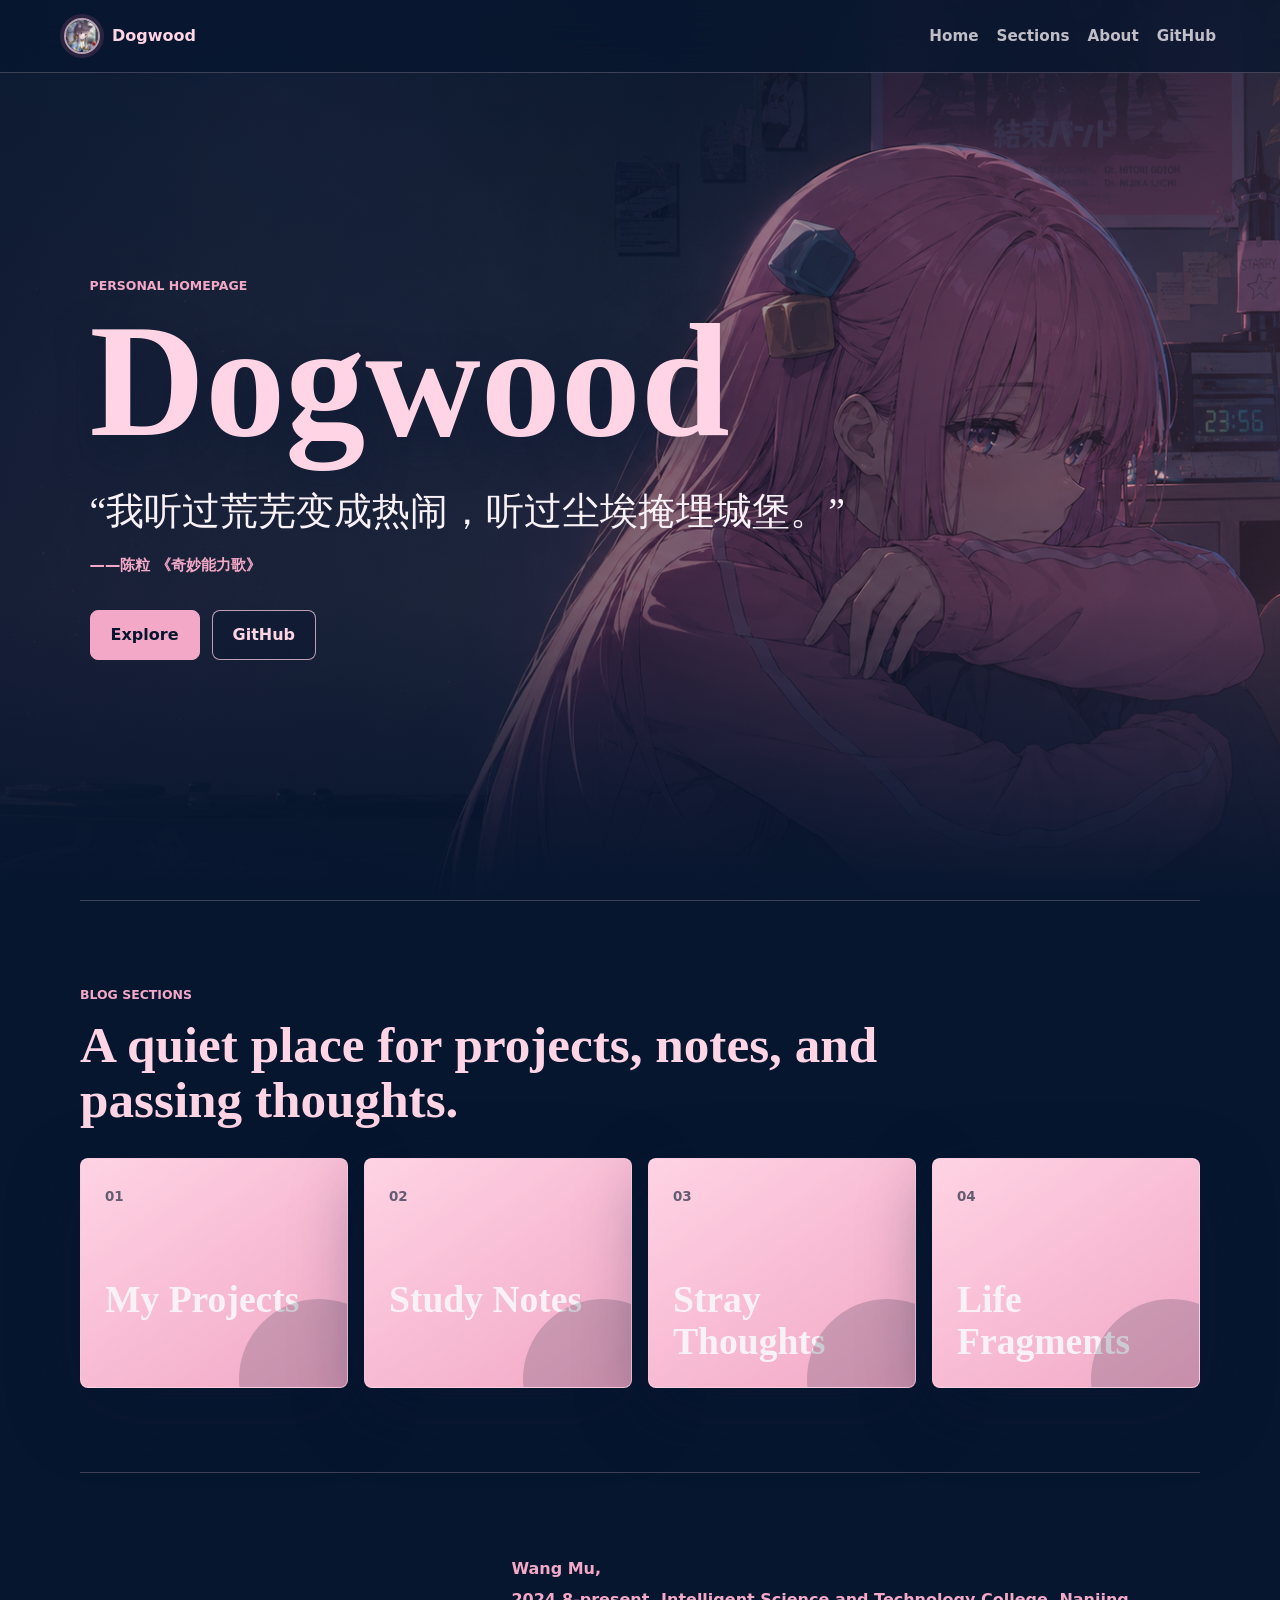
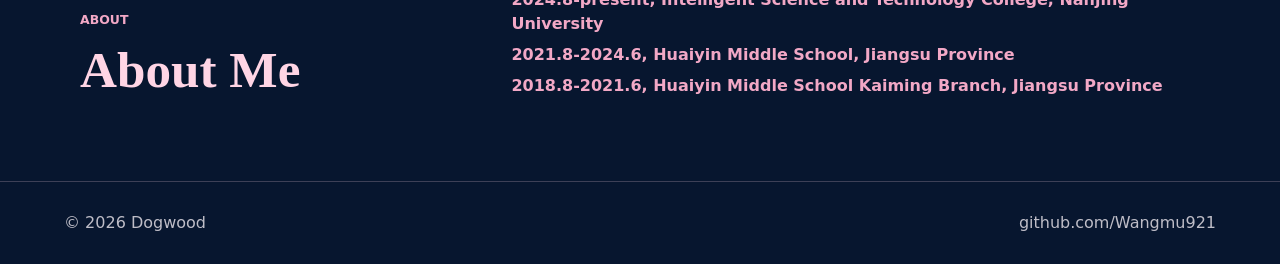
<file: index.html>
<!DOCTYPE html>
<html lang="en">
<head>
  <meta charset="UTF-8">
  <meta name="viewport" content="width=device-width, initial-scale=1.0">
  <title>Dogwood</title>
  <meta name="description" content="Dogwood's personal homepage and blog entrance.">
  <link rel="stylesheet" href="styles.css">
</head>
<body>
  <header class="site-header">
    <a class="brand" href="index.html">
      <img class="brand-logo" src="images/logo.jpg" alt="Dogwood logo" width="36" height="36">
      <span>Dogwood</span>
    </a>
    <nav class="nav-links" aria-label="Primary navigation">
      <a href="#home">Home</a>
      <a href="#sections">Sections</a>
      <a href="#about">About</a>
      <a href="https://github.com/Wangmu921" target="_blank" rel="noreferrer">GitHub</a>
    </nav>
  </header>

  <main>
    <section id="home" class="hero">
      <div class="hero-copy">
        <p class="eyebrow">Personal Homepage</p>
        <h1>Dogwood</h1>
        <blockquote>
          “我听过荒芜变成热闹，听过尘埃掩埋城堡。”
          <cite>——陈粒 《奇妙能力歌》</cite>
        </blockquote>
        <div class="hero-actions">
          <a class="button primary" href="#sections">Explore</a>
          <a class="button secondary" href="https://github.com/Wangmu921" target="_blank" rel="noreferrer">GitHub</a>
        </div>
      </div>
    </section>

    <section id="sections" class="section">
      <div class="section-heading">
        <p class="eyebrow">Blog Sections</p>
        <h2>A quiet place for projects, notes, and passing thoughts.</h2>
      </div>
      <div class="section-grid">
        <article class="section-card">
          <span class="card-number">01</span>
          <h3>My Projects</h3>
        </article>
        <a class="section-card section-card-link" href="study.html" aria-label="Open Study Notes page">
          <span class="card-number">02</span>
          <h3>Study Notes</h3>
        </a>
        <a class="section-card section-card-link" href="thoughts.html" aria-label="Open Stray Thoughts diary page">
          <span class="card-number">03</span>
          <h3>Stray Thoughts</h3>
        </a>
        <article class="section-card">
          <span class="card-number">04</span>
          <h3>Life Fragments</h3>
        </article>
      </div>
    </section>

    <section id="about" class="section about">
      <div>
        <p class="eyebrow">About</p>
        <h2>About Me</h2>
      </div>
      <div class="about-lines">
        <p class="about-line">Wang Mu,</p>
        <p class="about-line">2024.8-present, Intelligent Science and Technology College, Nanjing University</p>
        <p class="about-line">2021.8-2024.6, Huaiyin Middle School, Jiangsu Province</p>
        <p class="about-line">2018.8-2021.6, Huaiyin Middle School Kaiming Branch, Jiangsu Province</p>
      </div>
    </section>
  </main>

  <footer class="site-footer">
    <span>© 2026 Dogwood</span>
    <a href="https://github.com/Wangmu921" target="_blank" rel="noreferrer">github.com/Wangmu921</a>
  </footer>
</body>
</html>
</file>
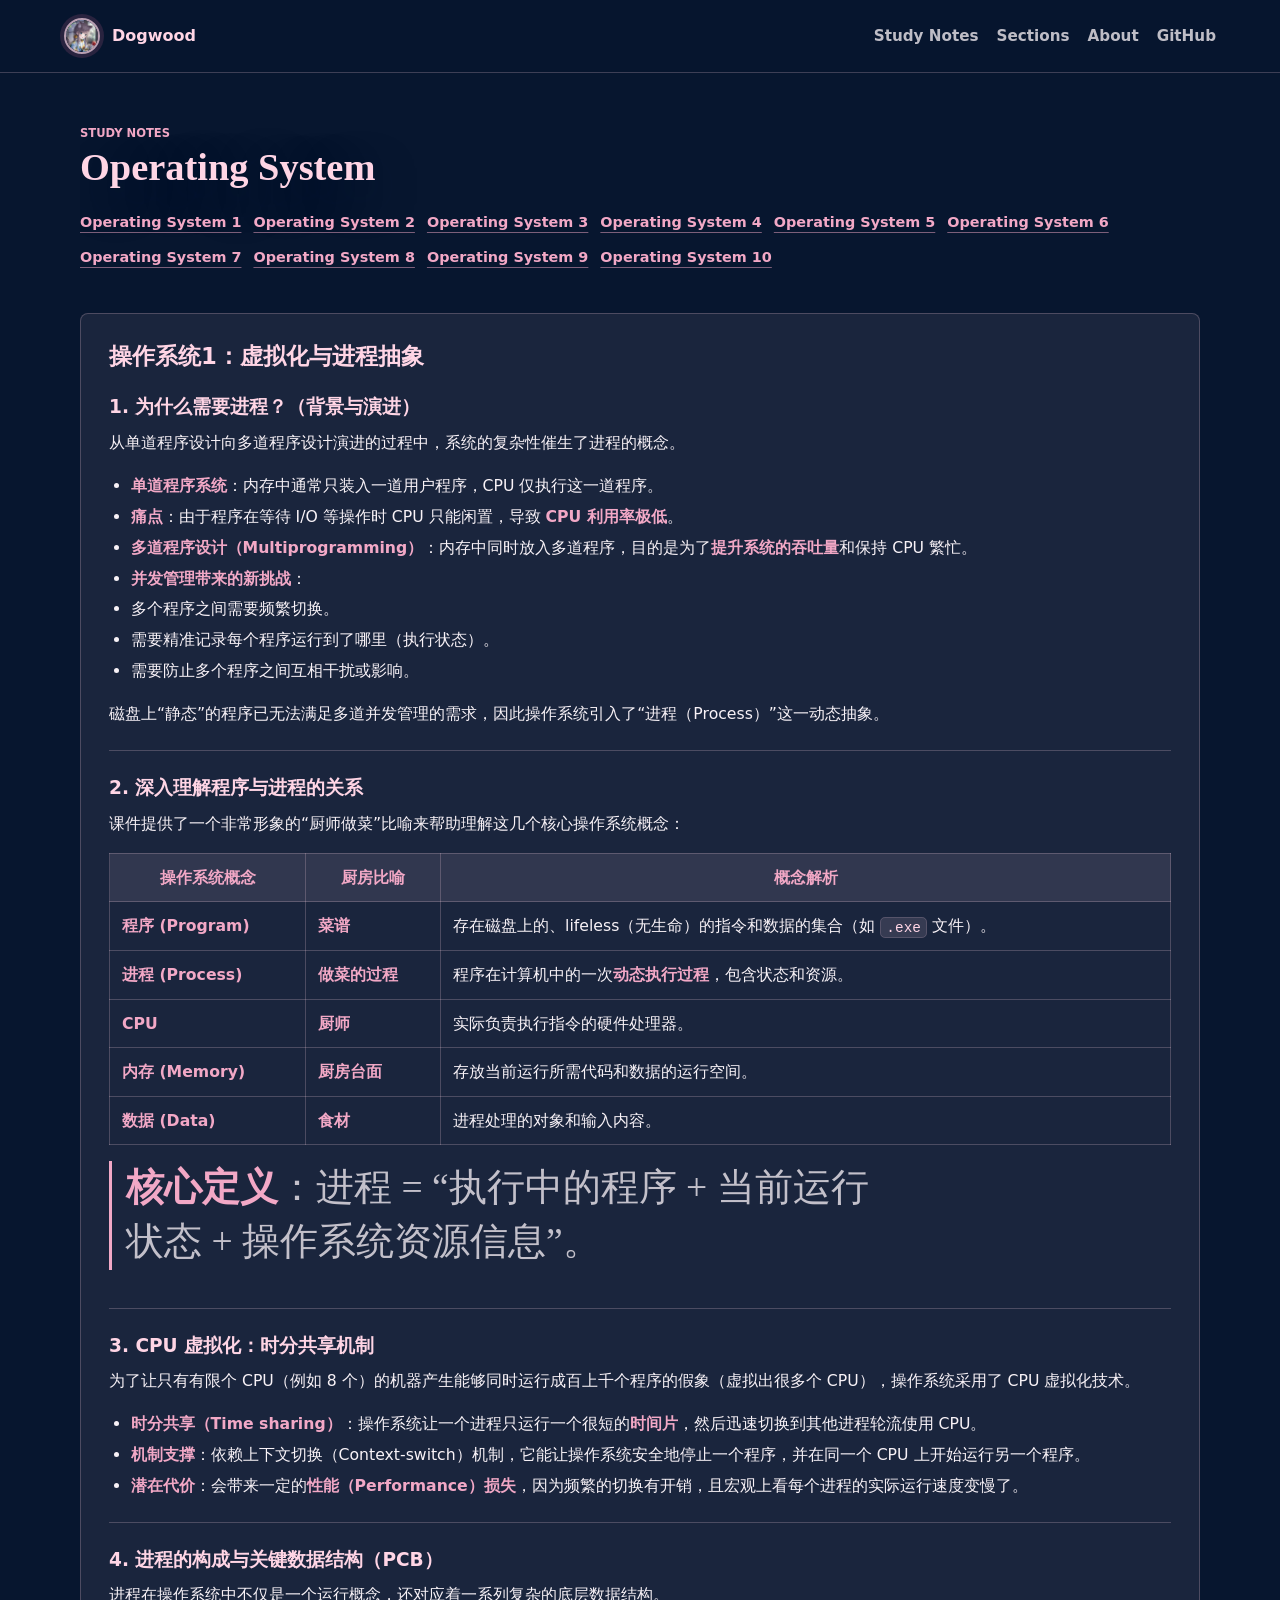
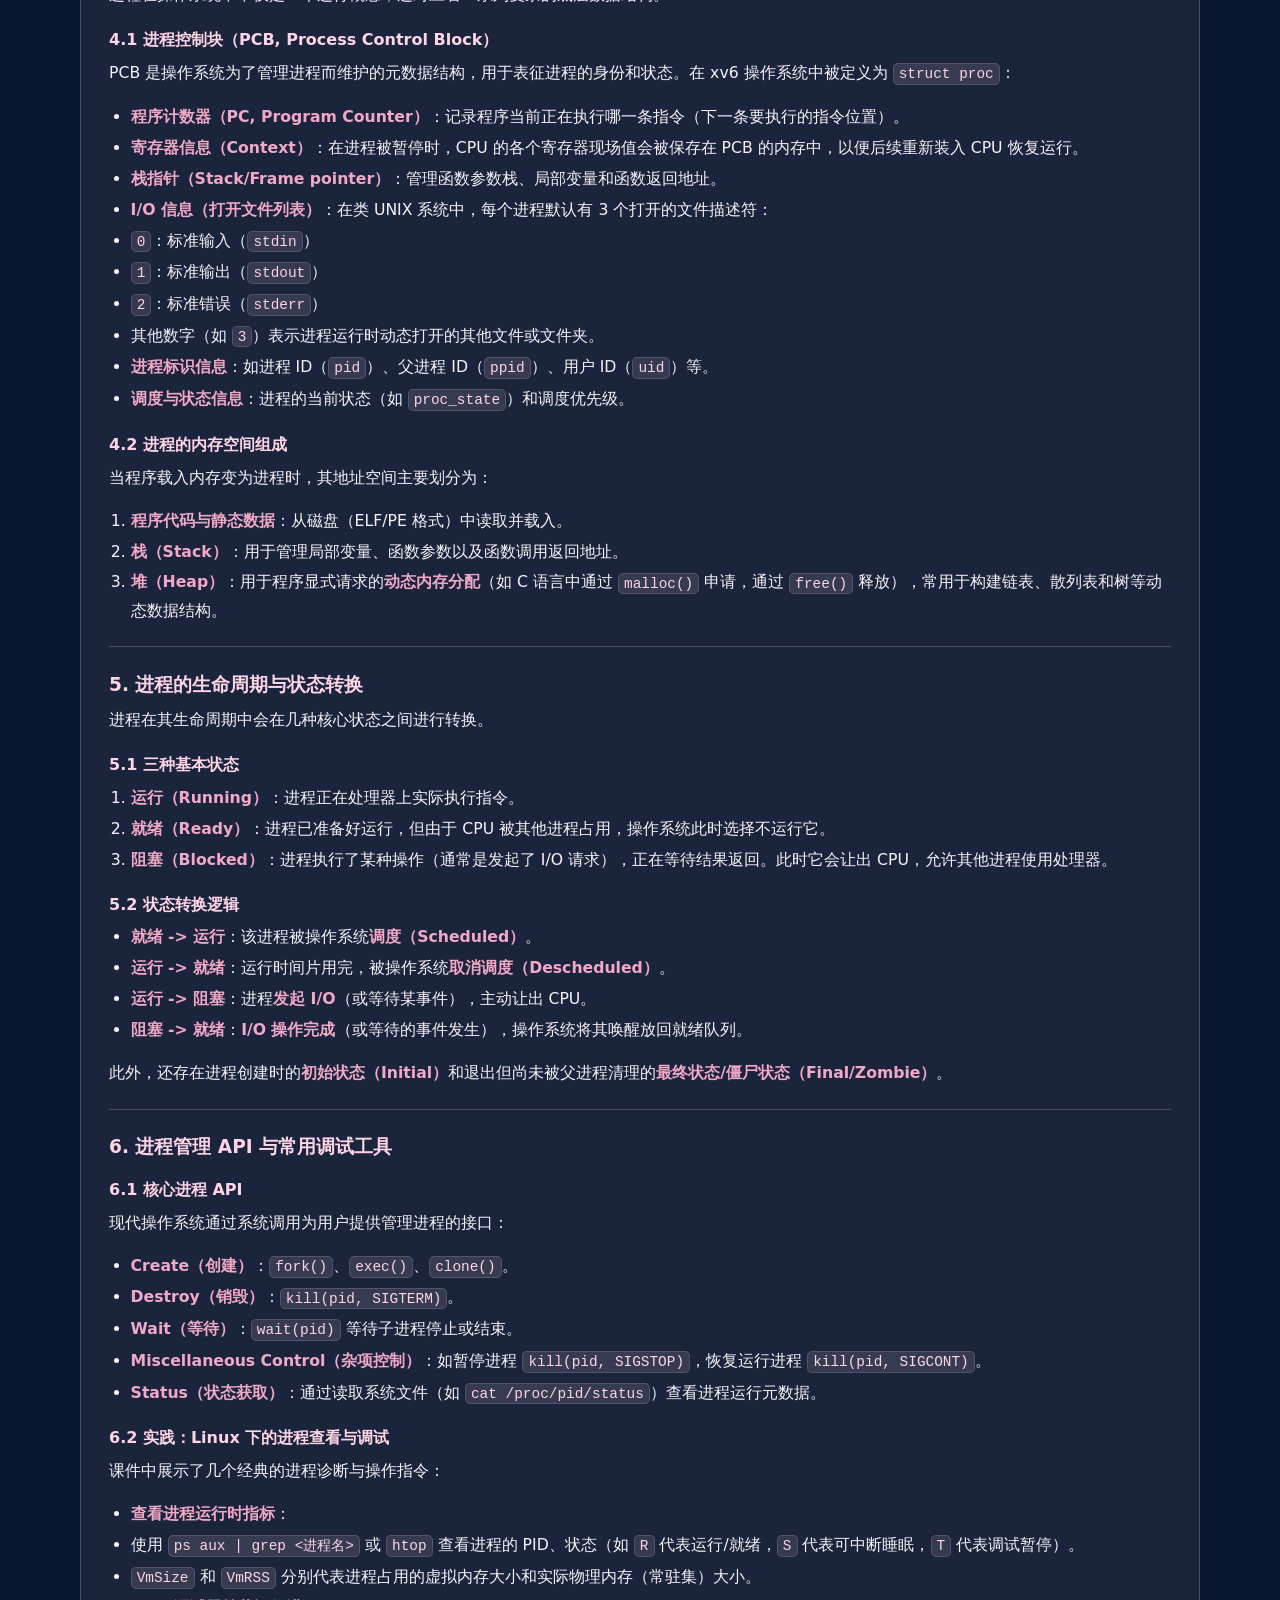
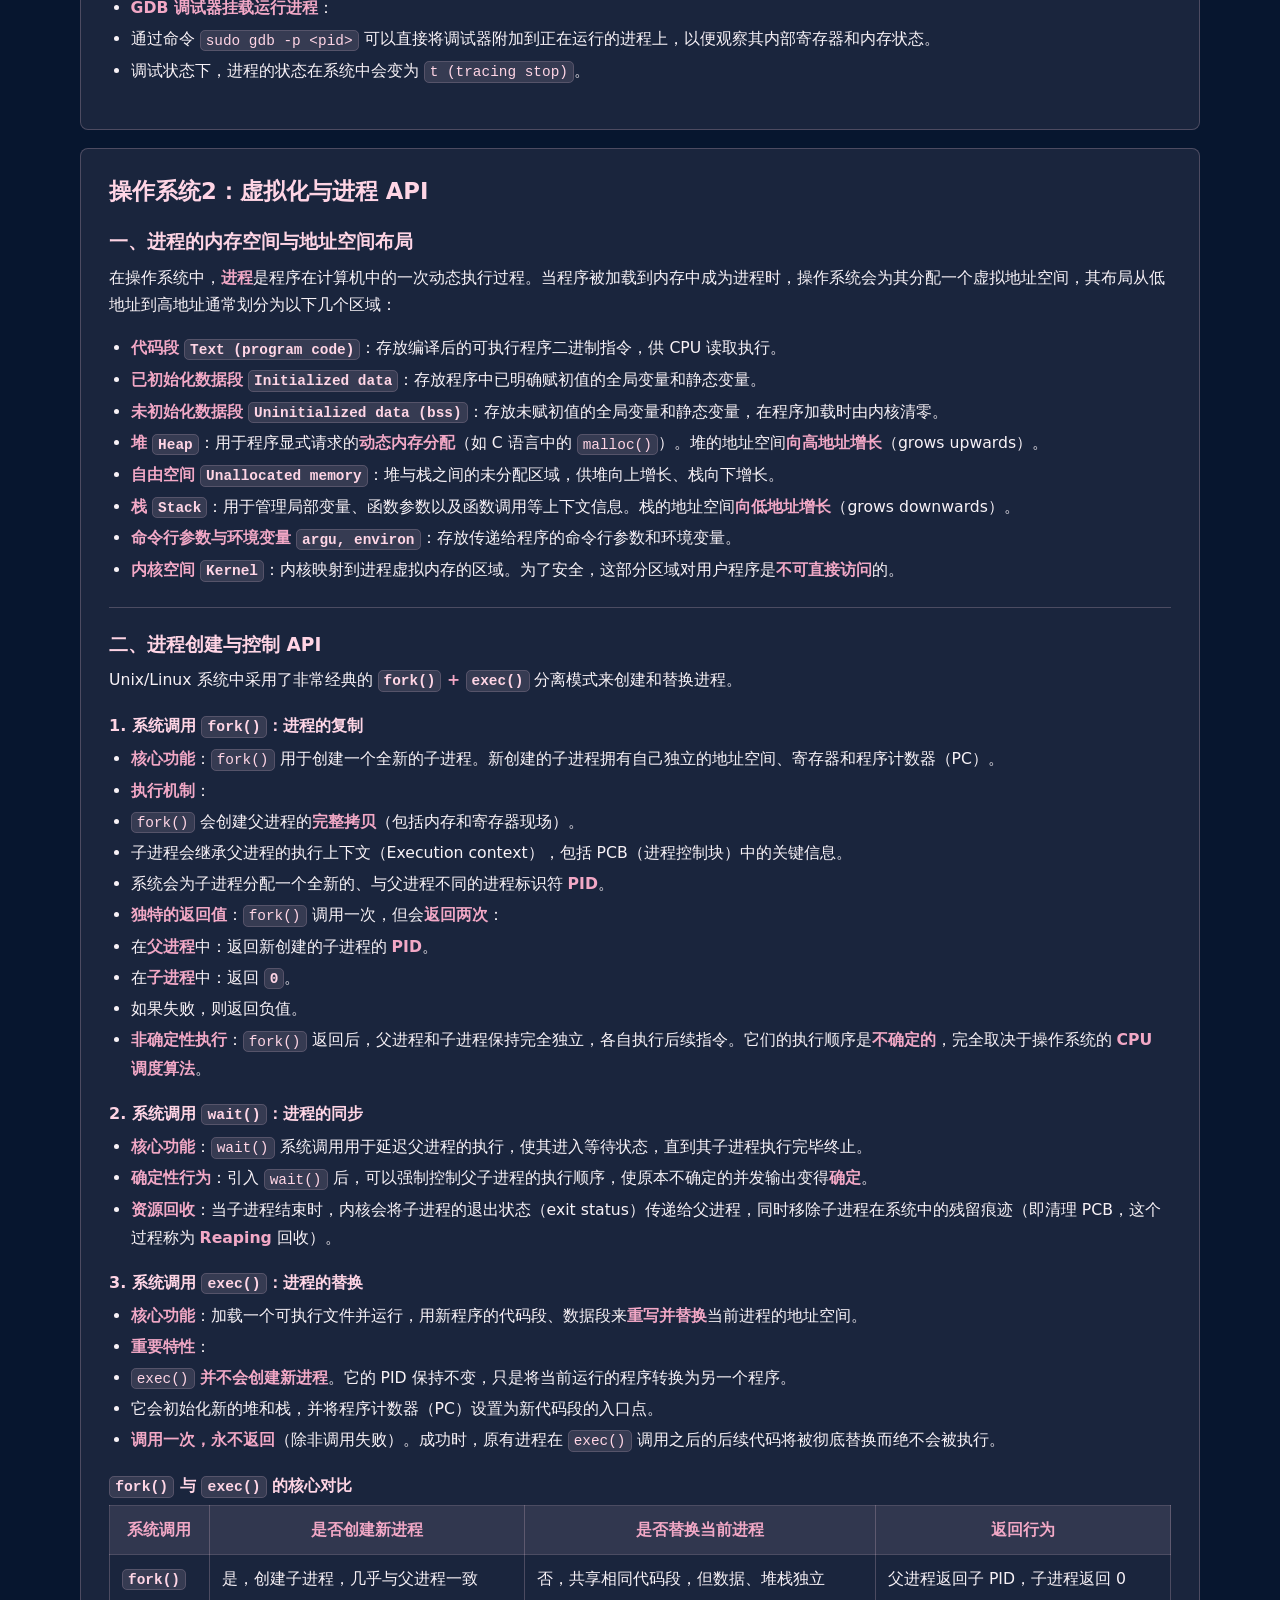
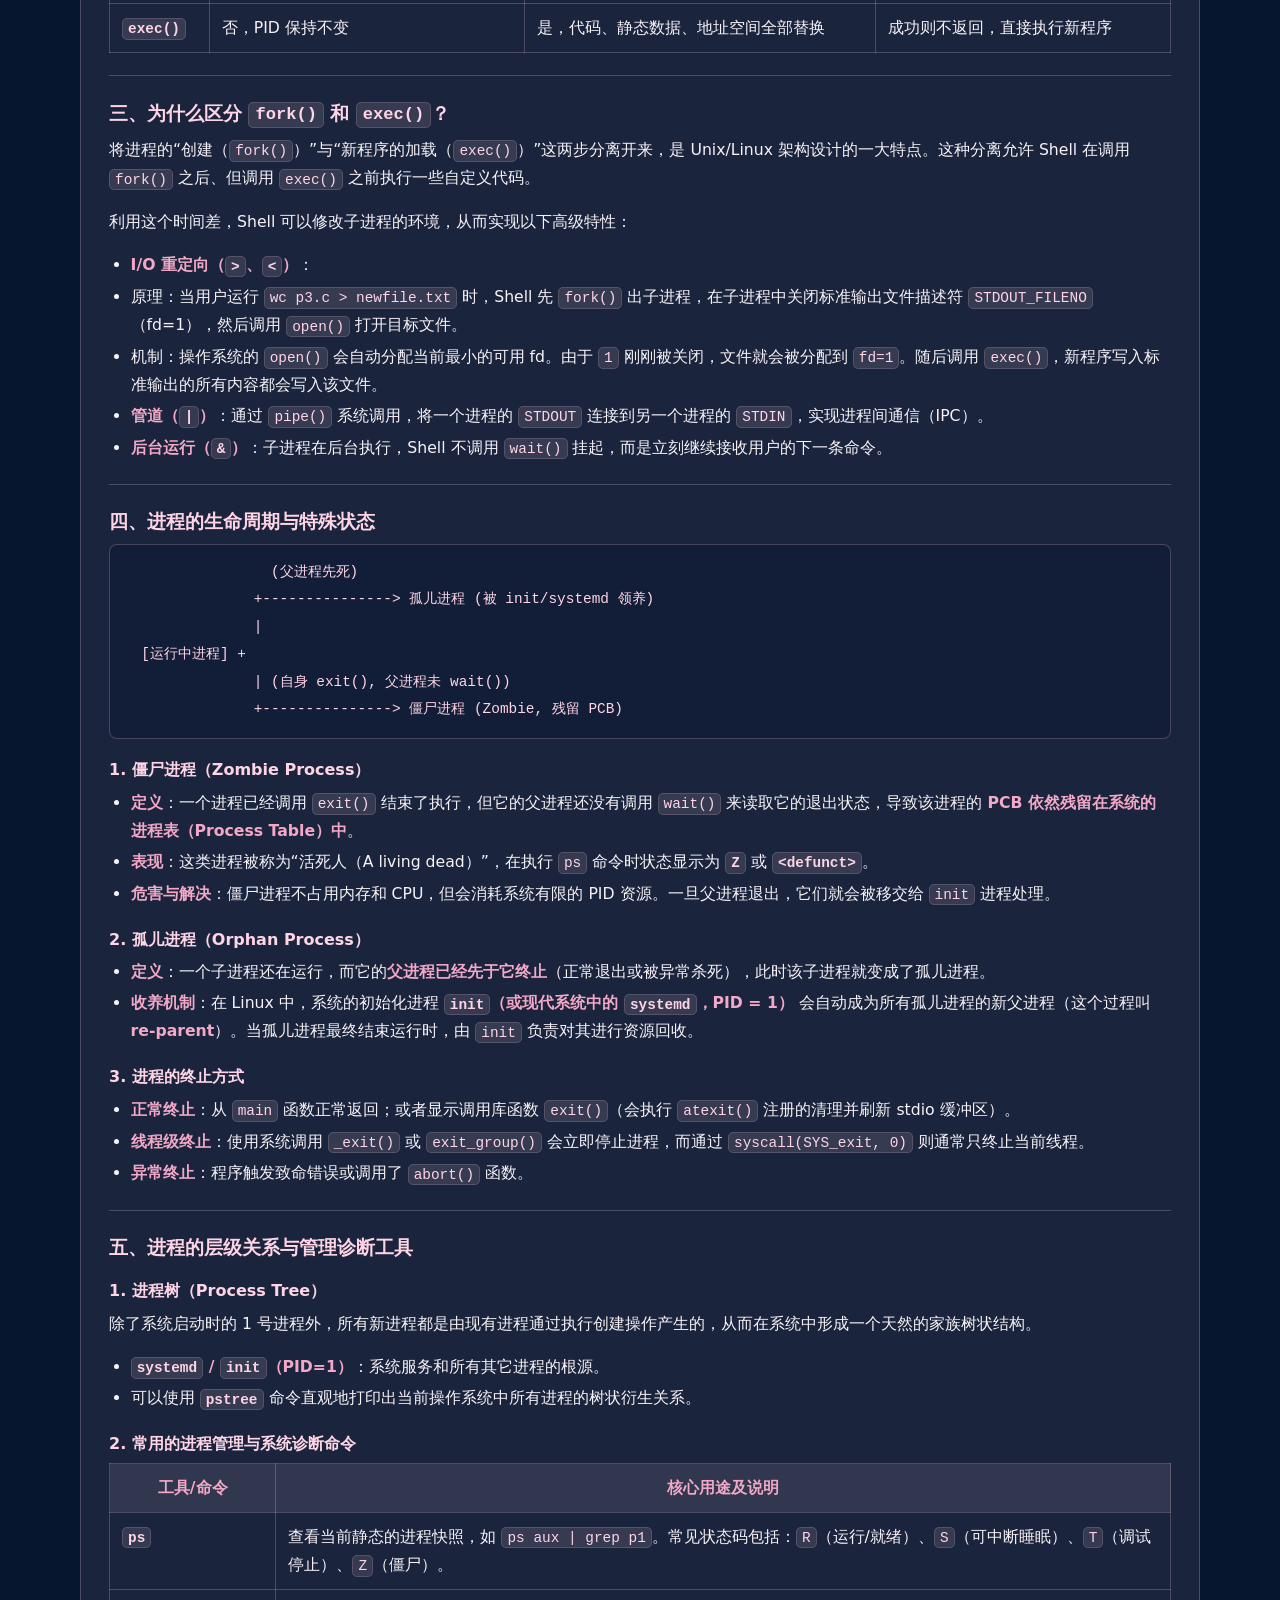
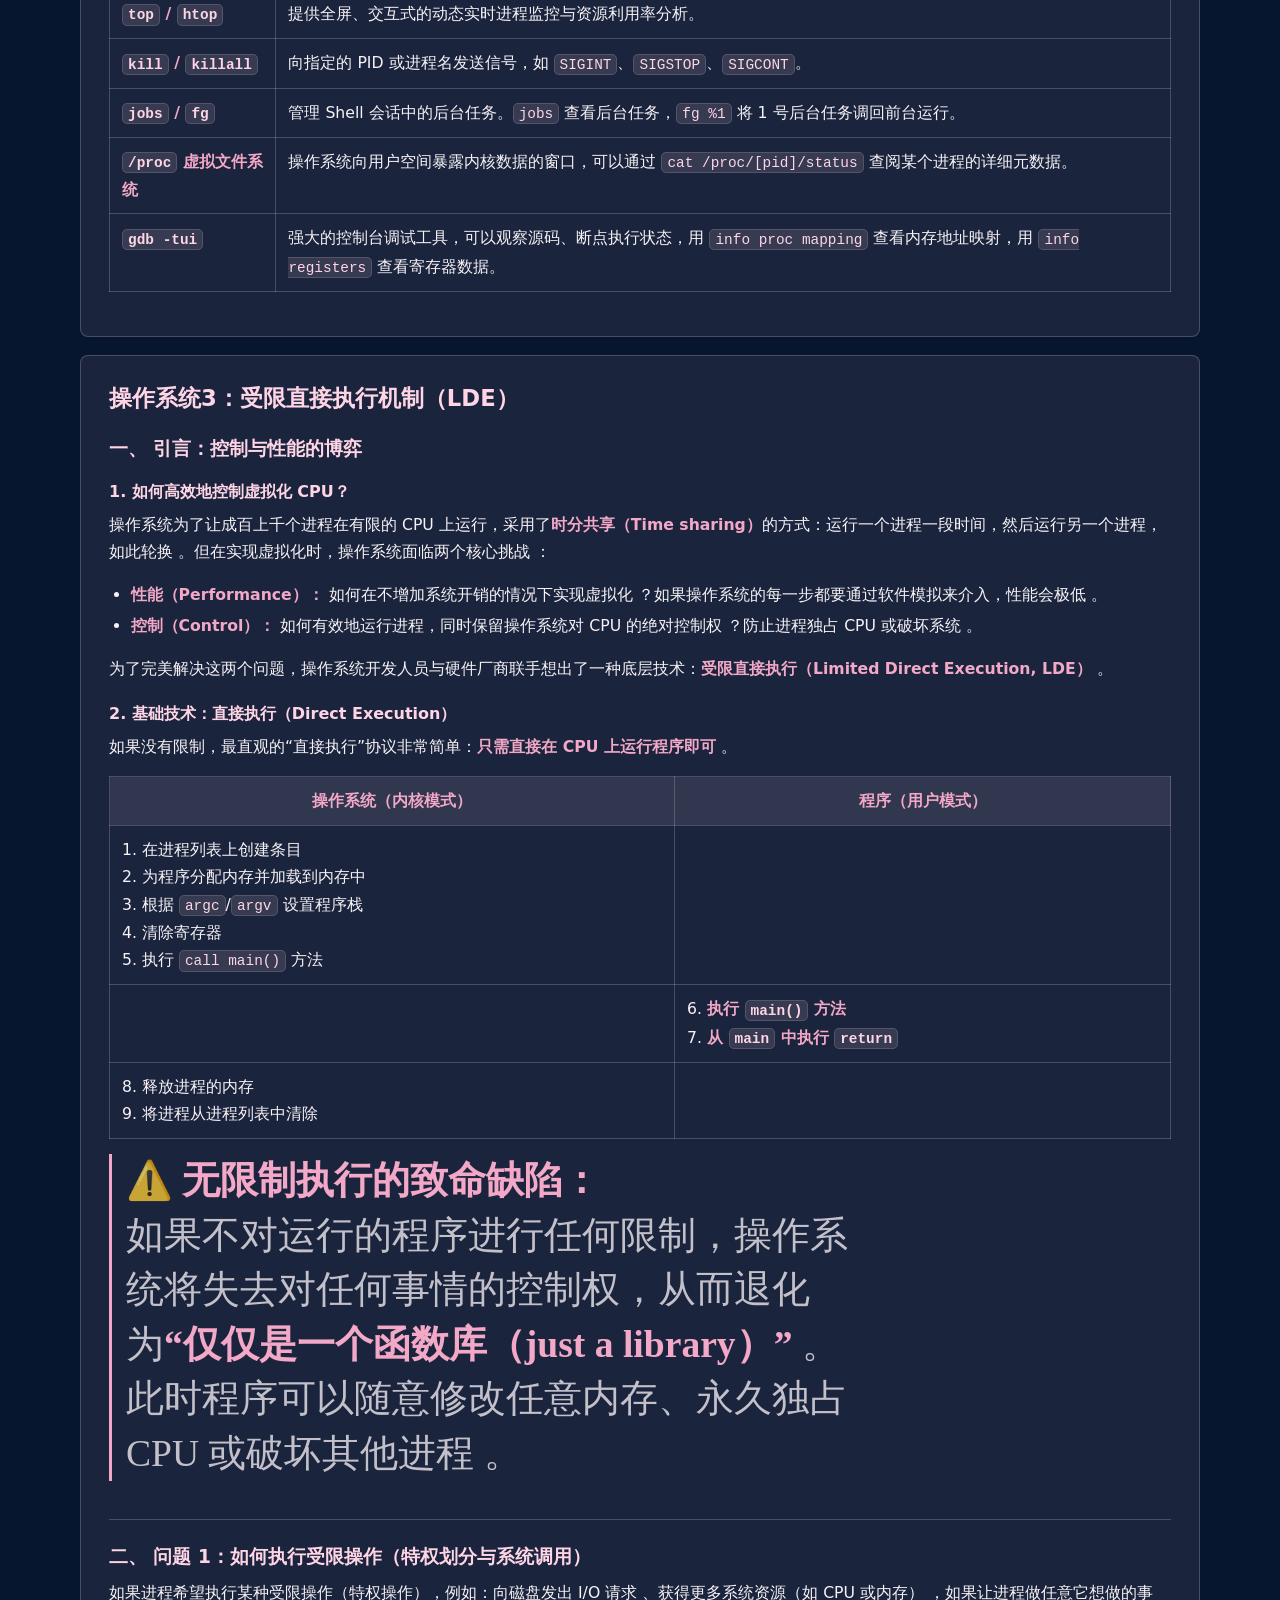
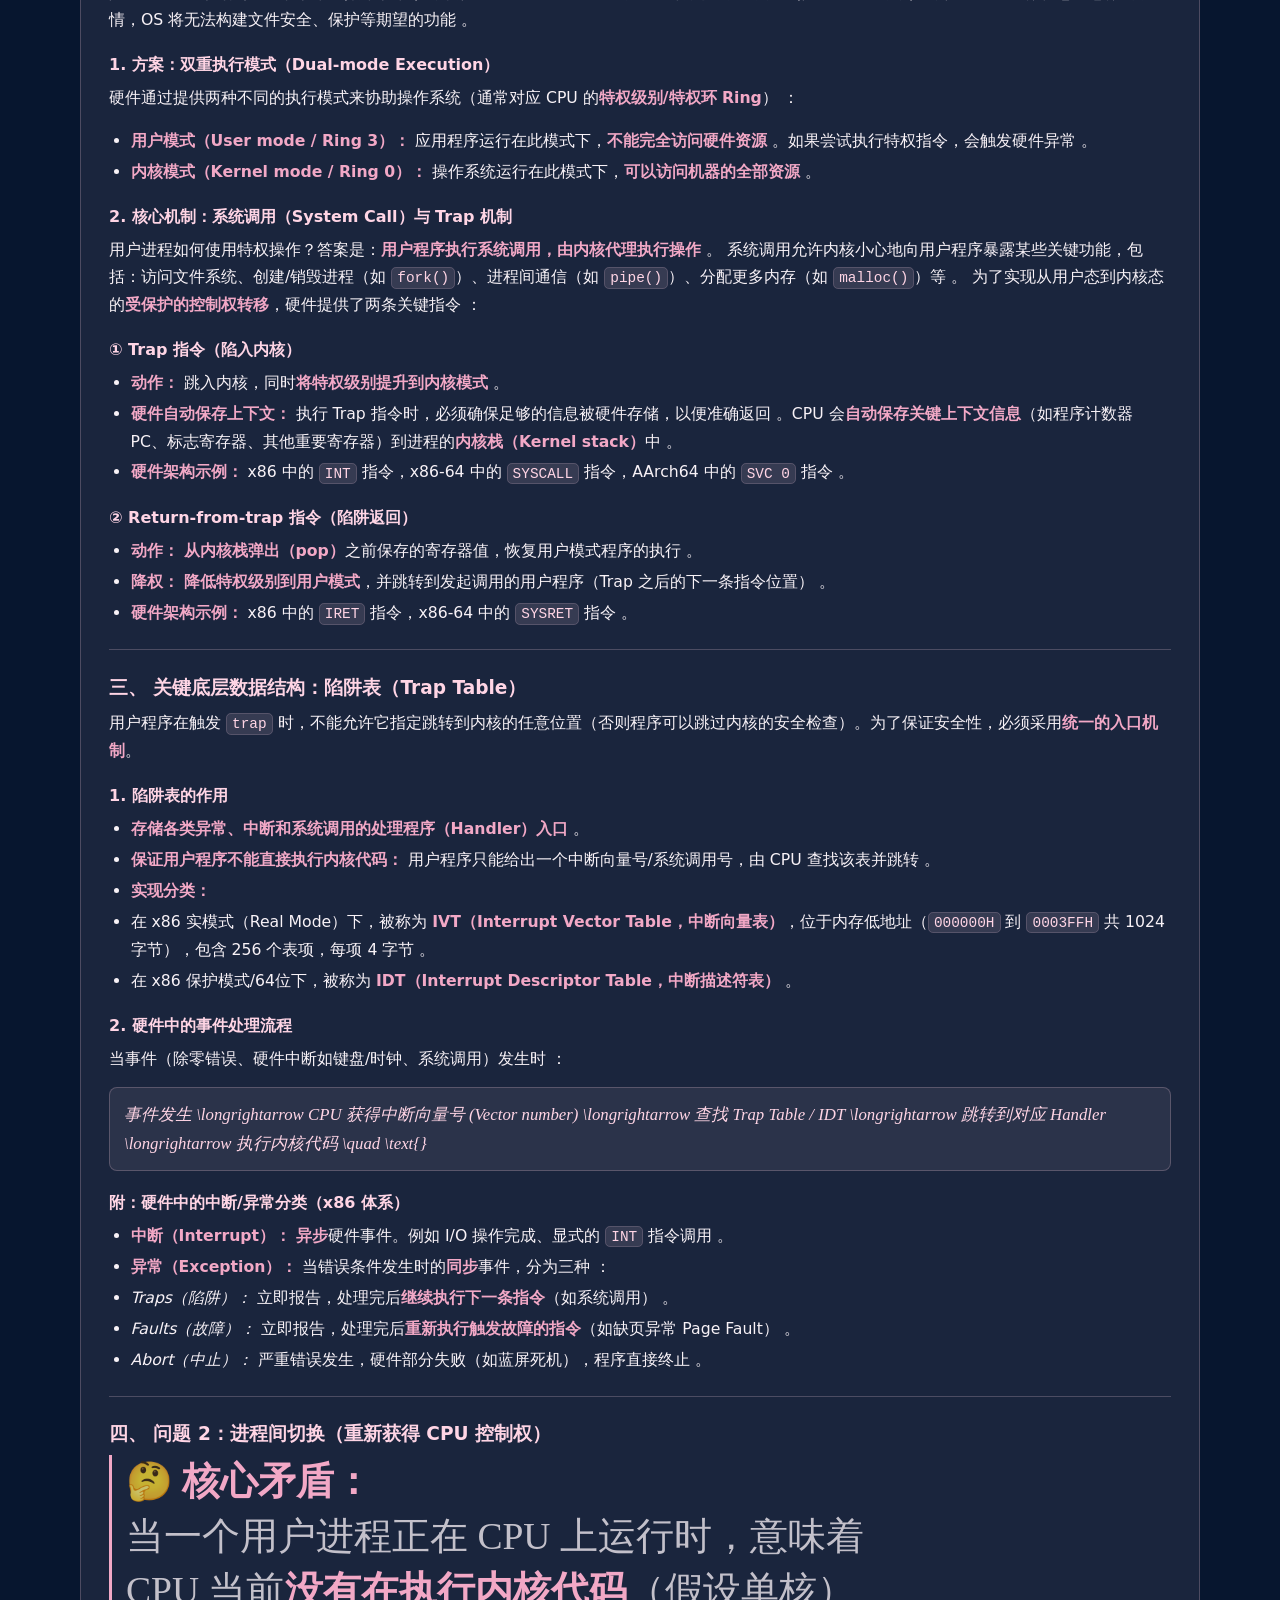
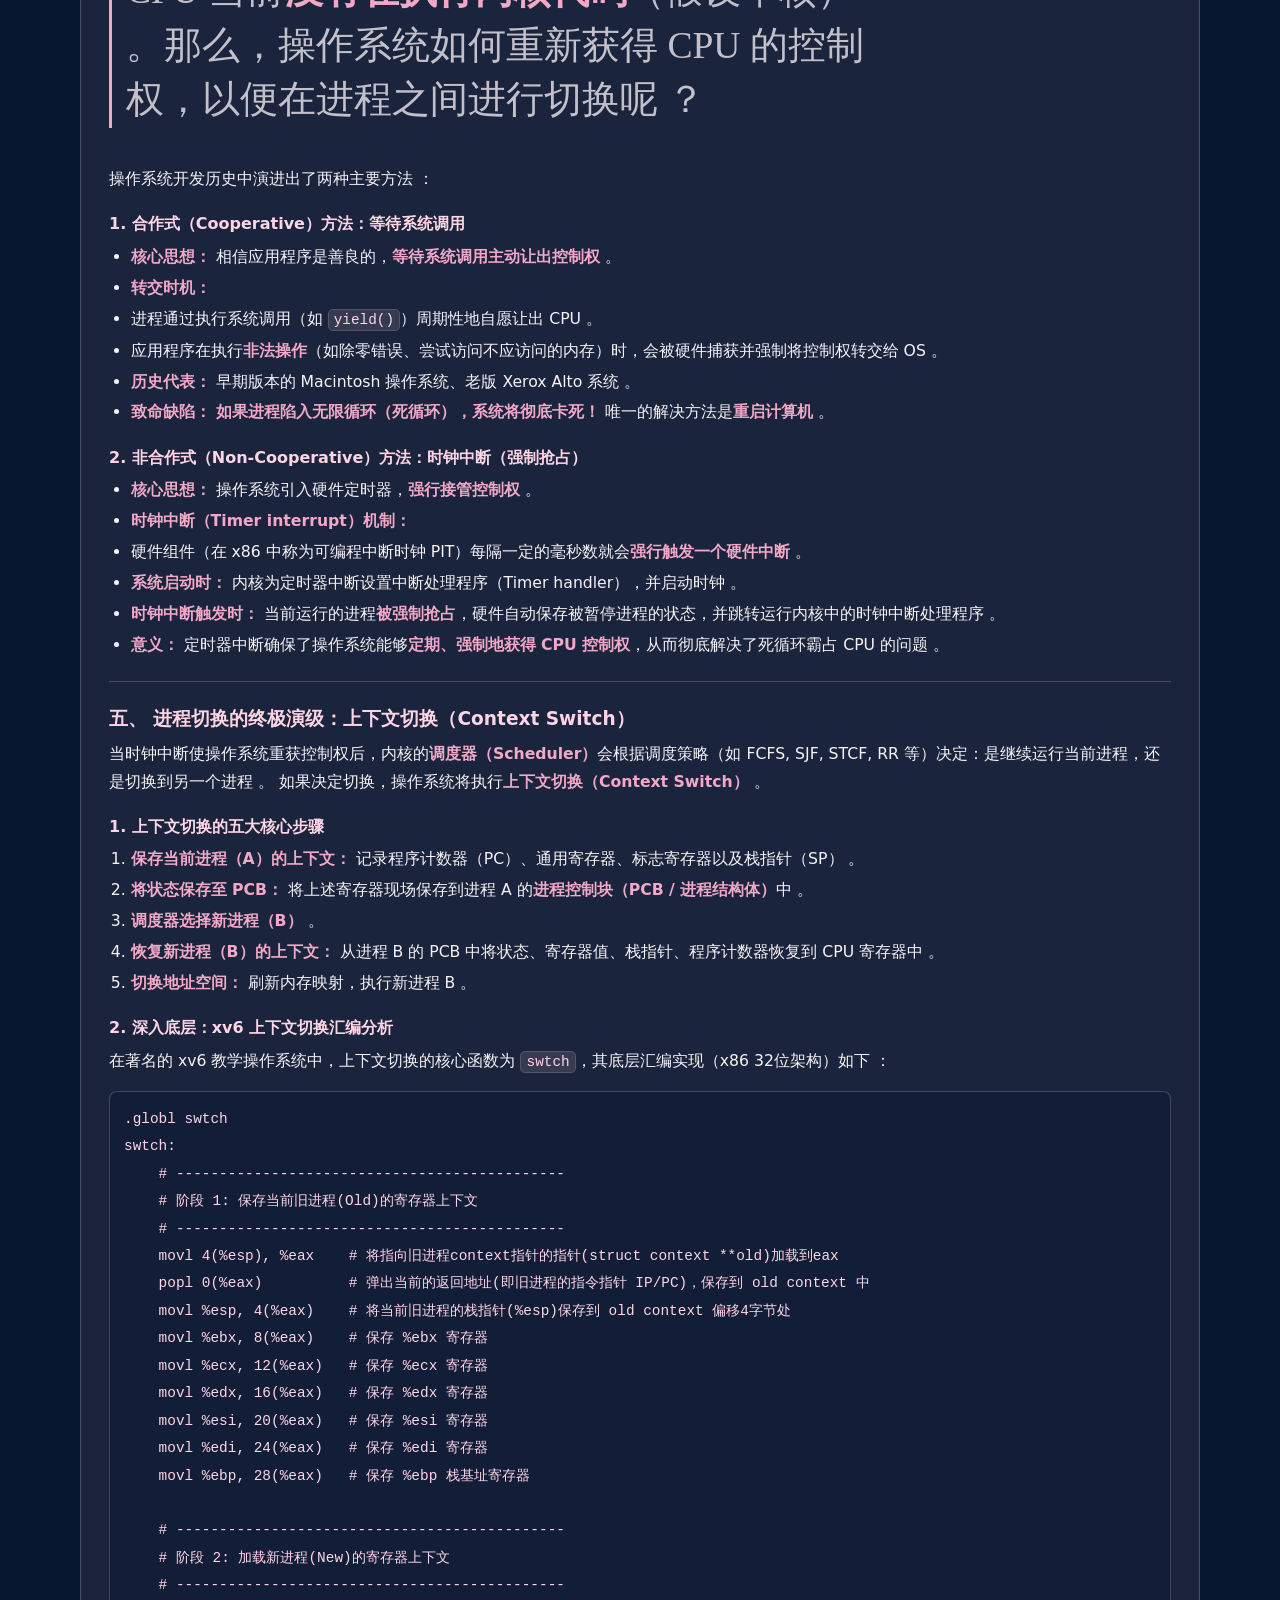
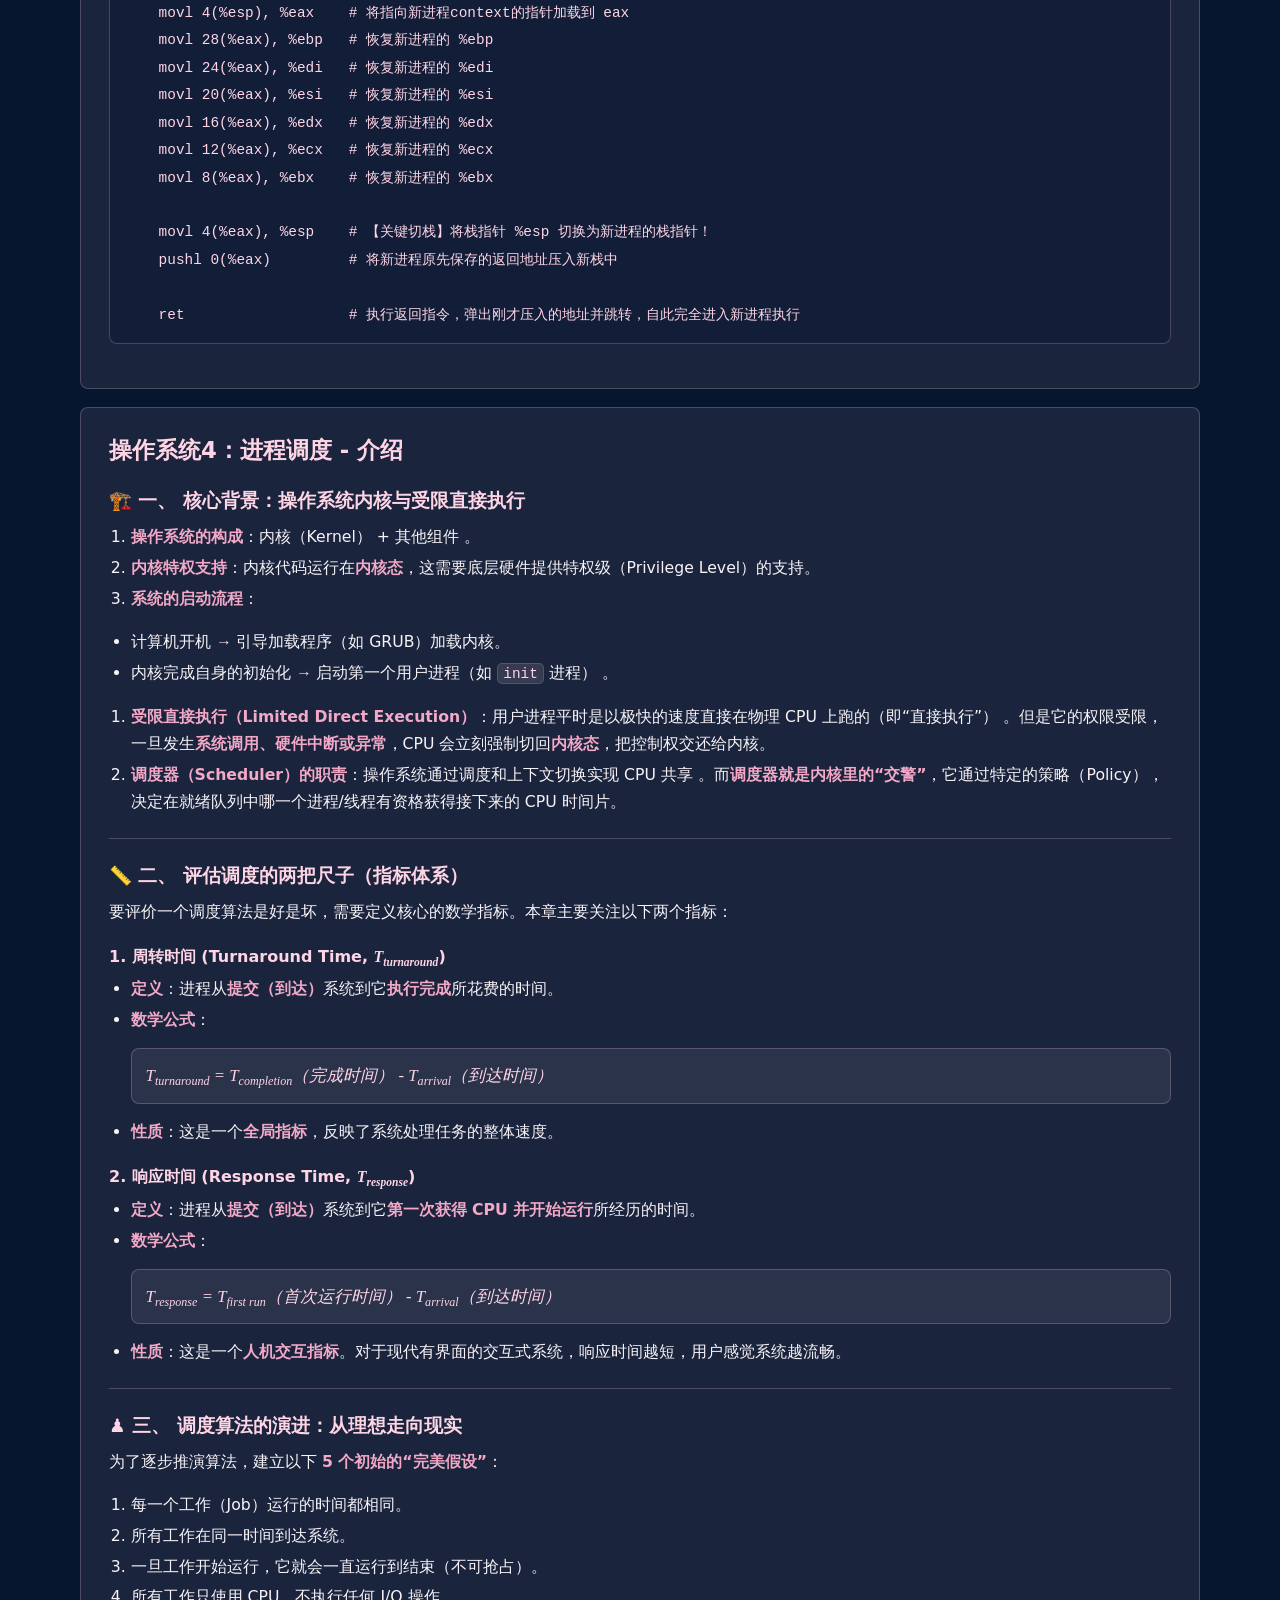
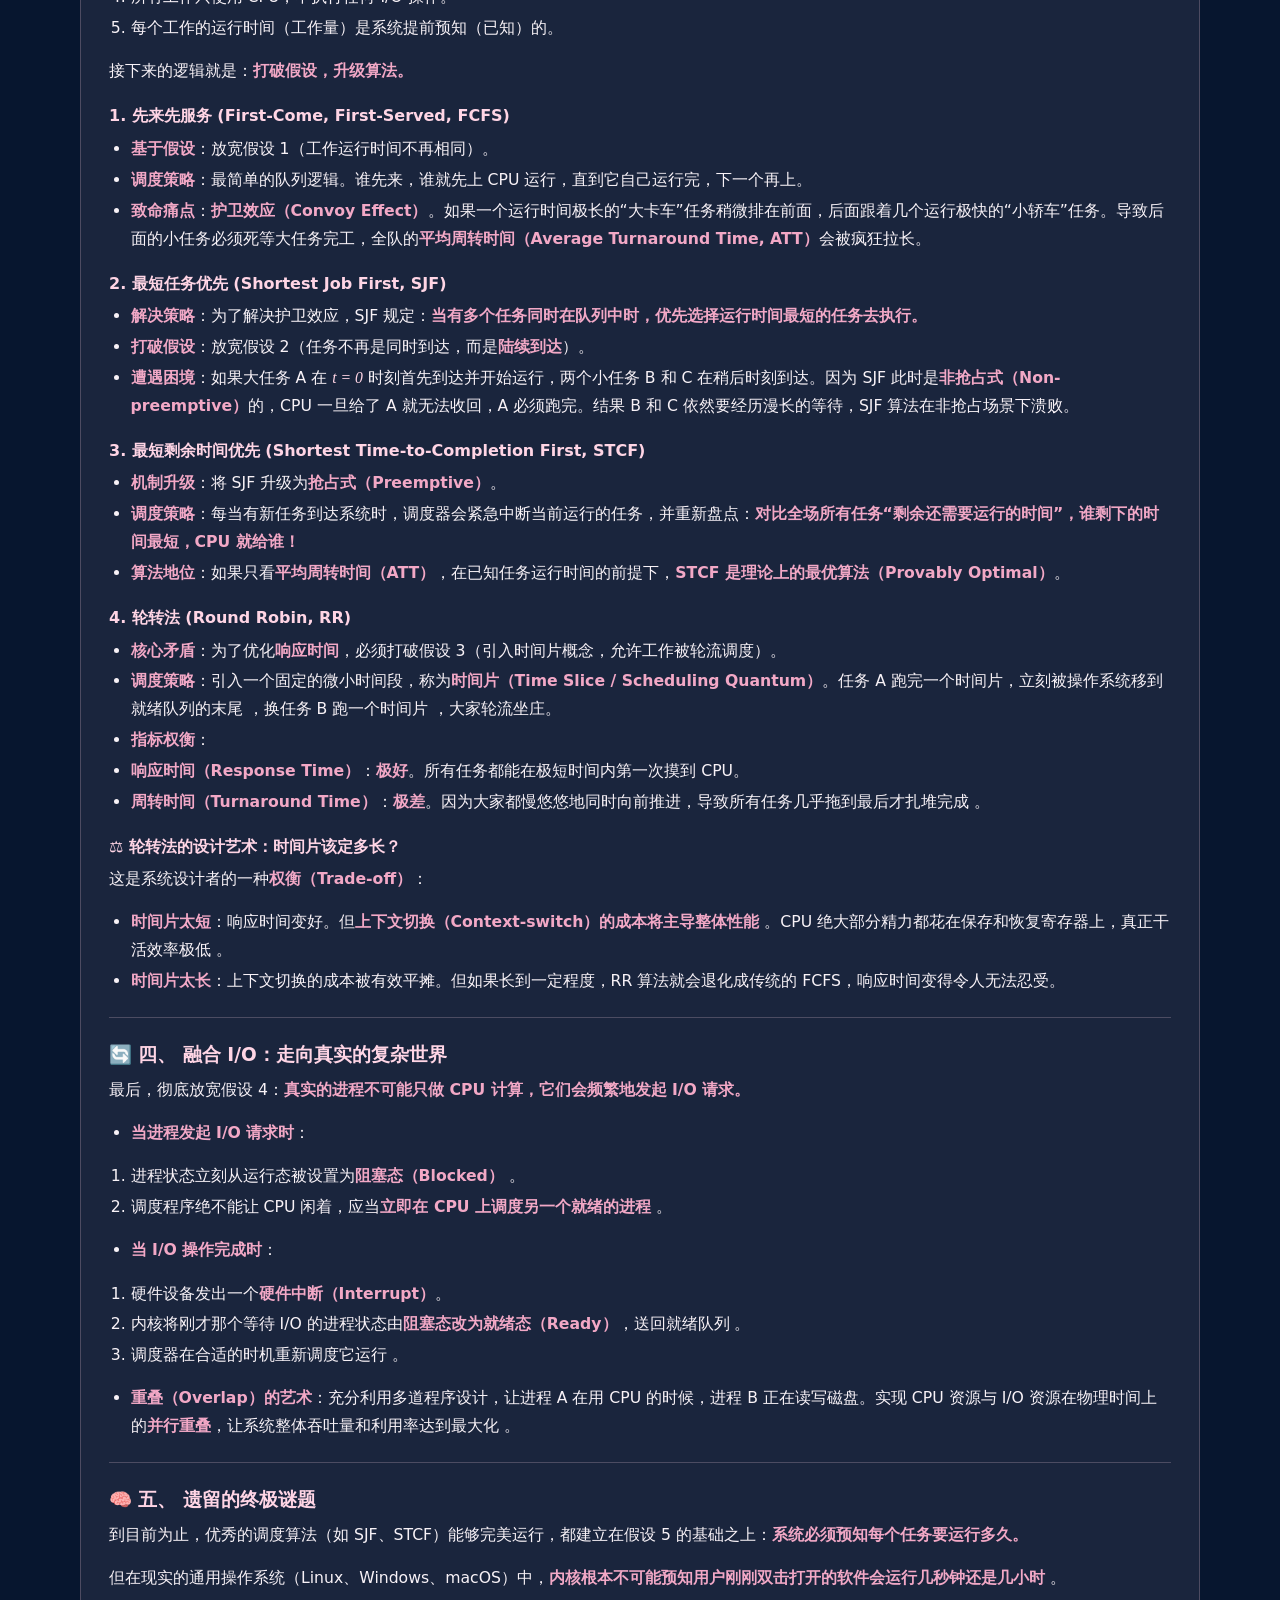
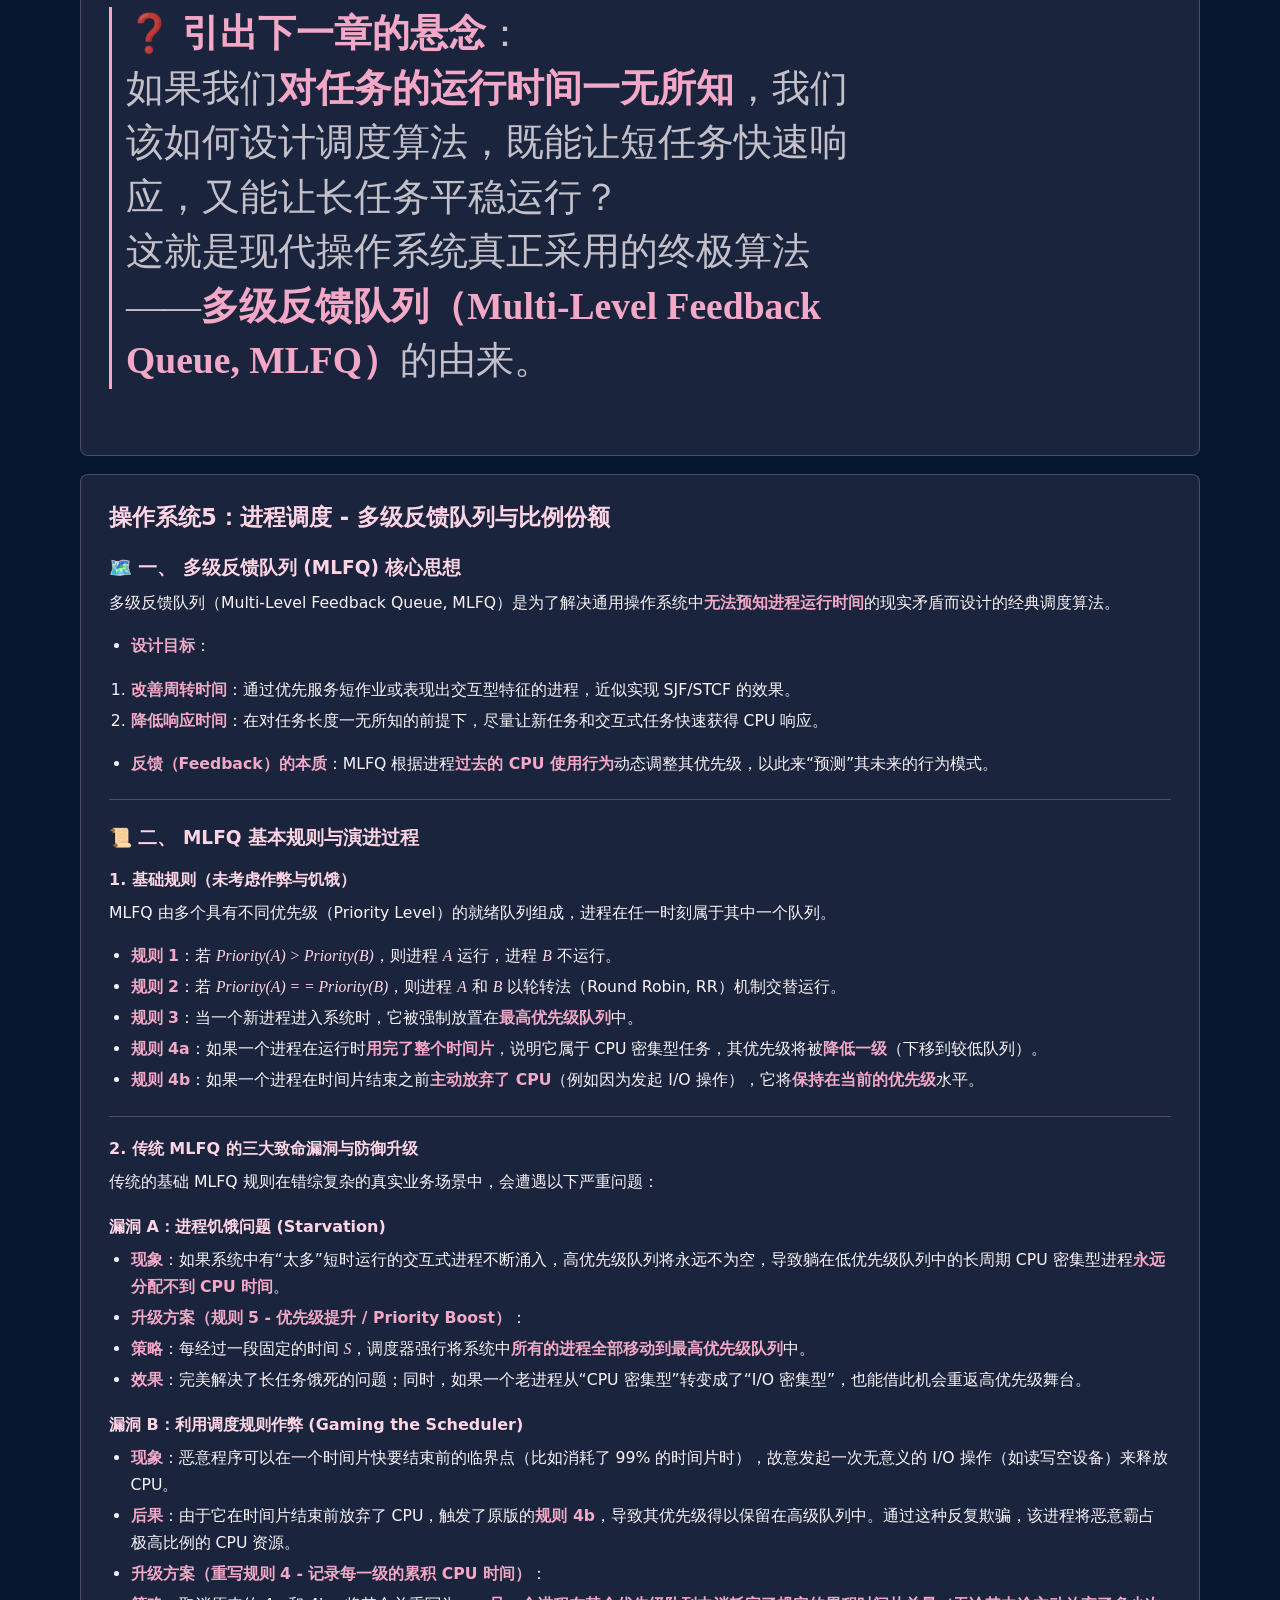
<file: operating-system.html>
<!DOCTYPE html>
<html lang="en">
<head>
  <meta charset="UTF-8">
  <meta name="viewport" content="width=device-width, initial-scale=1.0">
  <title>Operating System - Dogwood</title>
  <meta name="description" content="Dogwood's operating system notes.">
  <link rel="stylesheet" href="styles.css">
</head>
<body>
  <header class="site-header">
    <a class="brand" href="index.html">
      <img class="brand-logo" src="images/logo.jpg" alt="Dogwood logo" width="36" height="36">
      <span>Dogwood</span>
    </a>
    <nav class="nav-links" aria-label="Primary navigation">
      <a href="study.html">Study Notes</a>
      <a href="index.html#sections">Sections</a>
      <a href="index.html#about">About</a>
      <a href="https://github.com/Wangmu921" target="_blank" rel="noreferrer">GitHub</a>
    </nav>
  </header>

  <main class="subpage">
    <section class="note-reader-page">
      <div class="diary-heading">
        <p class="eyebrow">Study Notes</p>
        <h1>Operating System</h1>
      </div>

      <nav class="note-jump-links" aria-label="Operating system note list">
        <a href="#os-note-1">Operating System 1</a>
        <a href="#os-note-2">Operating System 2</a>
        <a href="#os-note-3">Operating System 3</a>
        <a href="#os-note-4">Operating System 4</a>
        <a href="#os-note-5">Operating System 5</a>
        <a href="#os-note-6">Operating System 6</a>
        <a href="#os-note-7">Operating System 7</a>
        <a href="#os-note-8">Operating System 8</a>
        <a href="#os-note-9">Operating System 9</a>
        <a href="#os-note-10">Operating System 10</a>
      </nav>

      <article id="os-note-1" class="note-document">
        <div class="markdown-body" data-note-src="notes/操作系统/1.md">Loading note...</div>
      </article>

      <article id="os-note-2" class="note-document">
        <div class="markdown-body" data-note-src="notes/操作系统/2.md">Loading note...</div>
      </article>

      <article id="os-note-3" class="note-document">
        <div class="markdown-body" data-note-src="notes/操作系统/3.md">Loading note...</div>
      </article>

      <article id="os-note-4" class="note-document">
        <div class="markdown-body" data-note-src="notes/操作系统/4.md">Loading note...</div>
      </article>

      <article id="os-note-5" class="note-document">
        <div class="markdown-body" data-note-src="notes/操作系统/5.md">Loading note...</div>
      </article>

      <article id="os-note-6" class="note-document">
        <div class="markdown-body" data-note-src="notes/操作系统/6.md">Loading note...</div>
      </article>

      <article id="os-note-7" class="note-document">
        <div class="markdown-body" data-note-src="notes/操作系统/7.md">Loading note...</div>
      </article>

      <article id="os-note-8" class="note-document">
        <div class="markdown-body" data-note-src="notes/操作系统/8.md">Loading note...</div>
      </article>

      <article id="os-note-9" class="note-document">
        <div class="markdown-body" data-note-src="notes/操作系统/9.md">Loading note...</div>
      </article>

      <article id="os-note-10" class="note-document">
        <div class="markdown-body" data-note-src="notes/操作系统/10.md">Loading note...</div>
      </article>

    </section>
  </main>

  <footer class="site-footer">
    <span>© 2026 Dogwood</span>
    <a href="study.html">Back to Study Notes</a>
  </footer>

  <script>
    const escapeHtml = (text) => text
      .replaceAll("&", "&amp;")
      .replaceAll("<", "&lt;")
      .replaceAll(">", "&gt;");

    const renderMath = (source, display = false) => {
      let html = escapeHtml(source.trim())
        .replace(/&amp;gt;/g, "&gt;")
        .replace(/&amp;lt;/g, "&lt;")
        .replace(/&amp;amp;/g, "&amp;")
        .replace(/\\rightarrow/g, "→")
        .replace(/\\leftarrow/g, "←")
        .replace(/\\times/g, "×")
        .replace(/\\leq/g, "≤")
        .replace(/\\geq/g, "≥")
        .replace(/\\neq/g, "≠")
        .replace(/\\text\{([^{}]+)\}/g, "<span class=\"math-text\">$1</span>")
        .replace(/_\{([^{}]+)\}/g, "<sub>$1</sub>")
        .replace(/\^\{([^{}]+)\}/g, "<sup>$1</sup>")
        .replace(/\\_/g, "_")
        .replace(/\s*=\s*/g, " = ")
        .replace(/\s*-\s*/g, " - ");

      html = html.replace(/([A-Za-z])(?:<sub>|$)/g, (match) =>
        match.startsWith("<") ? match : `<var>${match[0]}</var>${match.slice(1)}`
      );

      return `<span class="${display ? "math-display" : "math-inline"}">${html}</span>`;
    };

    const renderMathSegments = (text) => text
      .replace(/\$\$([\s\S]+?)\$\$/g, (_, formula) => renderMath(formula, true))
      .replace(/\$([^$\n]+?)\$/g, (_, formula) => renderMath(formula, false));

    const inlineMarkdown = (text) => escapeHtml(text)
      .replace(/&amp;gt;/g, "&gt;")
      .replace(/&amp;lt;/g, "&lt;")
      .replace(/&amp;amp;/g, "&amp;")
      .replace(/&lt;br\s*\/?&gt;/gi, "<br>")
      .replace(/\\\|/g, "&#124;")
      .replace(/`([^`]+)`/g, "<code>$1</code>")
      .replace(/\*\*([^*]+)\*\*/g, "<strong>$1</strong>")
      .replace(/\*([^*]+)\*/g, "<em>$1</em>")
      .replace(/\$\$([\s\S]+?)\$\$/g, (_, formula) => renderMath(formula, true))
      .replace(/\$([^$\n]+?)\$/g, (_, formula) => renderMath(formula, false));

    const isTableDivider = (line) =>
      /^\s*\|?\s*:?-{3,}:?\s*(\|\s*:?-{3,}:?\s*)+\|?\s*$/.test(line);

    const isTableStart = (line, nextLine = "") =>
      line.trim().startsWith("|") && line.trim().endsWith("|") && isTableDivider(nextLine);

    const splitTableRow = (line) => line
      .trim()
      .replace(/^\|/, "")
      .replace(/\|$/, "")
      .split(/(?<!\\)\|/)
      .map((cell) => cell.trim());

    const isBlockStart = (line, nextLine = "") =>
      /^#{1,6}\s+/.test(line) ||
      /^---+$/.test(line.trim()) ||
      /^>\s?/.test(line) ||
      /^\s*[-*+]\s+/.test(line) ||
      /^\s*\d+\.\s+/.test(line) ||
      line.startsWith("```") ||
      isTableStart(line, nextLine);

    const isContinuation = (line) =>
      line.trim() &&
      !isBlockStart(line) &&
      !line.trim().startsWith("|");

    function renderMarkdown(markdown) {
      const lines = markdown.replace(/\r\n/g, "\n").split("\n");
      const html = [];
      let i = 0;

      while (i < lines.length) {
        const line = lines[i];
        const trimmed = line.trim();
        const nextLine = lines[i + 1] || "";

        if (!trimmed) {
          i++;
          continue;
        }

        if (trimmed.startsWith("```")) {
          const code = [];
          i++;
          while (i < lines.length && !lines[i].trim().startsWith("```")) {
            code.push(lines[i]);
            i++;
          }
          i++;
          html.push(`<pre><code>${escapeHtml(code.join("\n"))}</code></pre>`);
          continue;
        }

        const heading = trimmed.match(/^(#{1,6})\s+(.+)$/);
        if (heading) {
          const level = Math.min(heading[1].length + 1, 6);
          html.push(`<h${level}>${inlineMarkdown(heading[2])}</h${level}>`);
          i++;
          continue;
        }

        if (/^---+$/.test(trimmed)) {
          html.push("<hr>");
          i++;
          continue;
        }

        if (trimmed.startsWith("$$")) {
          const formula = [];
          const first = trimmed.replace(/^\$\$/, "");
          if (first && !first.endsWith("$$")) formula.push(first);
          if (first.endsWith("$$")) {
            html.push(renderMath(first.replace(/\$\$$/, ""), true));
            i++;
            continue;
          }
          i++;
          while (i < lines.length && !lines[i].trim().endsWith("$$")) {
            formula.push(lines[i]);
            i++;
          }
          if (i < lines.length) {
            formula.push(lines[i].trim().replace(/\$\$$/, ""));
            i++;
          }
          html.push(renderMath(formula.join(" "), true));
          continue;
        }

        if (isTableStart(line, nextLine)) {
          const headers = splitTableRow(line);
          i += 2;
          const rows = [];
          while (i < lines.length && lines[i].trim().startsWith("|") && lines[i].trim().endsWith("|")) {
            rows.push(splitTableRow(lines[i]));
            i++;
          }
          html.push("<div class=\"table-wrap\"><table><thead><tr>" +
            headers.map((cell) => `<th>${inlineMarkdown(cell)}</th>`).join("") +
            "</tr></thead><tbody>" +
            rows.map((row) => "<tr>" + row.map((cell) => `<td>${inlineMarkdown(cell)}</td>`).join("") + "</tr>").join("") +
            "</tbody></table></div>");
          continue;
        }

        if (/^>\s?/.test(line)) {
          const quotes = [];
          while (i < lines.length && /^>\s?/.test(lines[i])) {
            const quoteLine = lines[i].replace(/^>\s?/, "").trim();
            if (quoteLine) quotes.push(quoteLine);
            i++;
          }
          html.push(`<blockquote>${quotes.map(inlineMarkdown).join("<br>")}</blockquote>`);
          continue;
        }

        if (/^\s*[-*+]\s+/.test(line)) {
          const items = [];
          while (i < lines.length && /^\s*[-*+]\s+/.test(lines[i])) {
            let item = lines[i].replace(/^\s*[-*+]\s+/, "").trim();
            i++;
            while (i < lines.length && isContinuation(lines[i])) {
              item += " " + lines[i].trim();
              i++;
            }
            if (item) items.push(`<li>${inlineMarkdown(item)}</li>`);
          }
          if (items.length) html.push(`<ul>${items.join("")}</ul>`);
          continue;
        }

        if (/^\s*\d+\.\s+/.test(line)) {
          const items = [];
          while (i < lines.length && /^\s*\d+\.\s+/.test(lines[i])) {
            let item = lines[i].replace(/^\s*\d+\.\s+/, "").trim();
            i++;
            while (i < lines.length && isContinuation(lines[i])) {
              item += " " + lines[i].trim();
              i++;
            }
            items.push(`<li>${inlineMarkdown(item)}</li>`);
          }
          html.push(`<ol>${items.join("")}</ol>`);
          continue;
        }

        const paragraph = [trimmed];
        i++;
        while (i < lines.length && lines[i].trim() && !isBlockStart(lines[i], lines[i + 1] || "")) {
          paragraph.push(lines[i].trim());
          i++;
        }
        html.push(`<p>${inlineMarkdown(paragraph.join(" "))}</p>`);
      }

      return html.join("\n");
    }

    document.querySelectorAll("[data-note-src]").forEach(async (block) => {
      const source = block.getAttribute("data-note-src");
      try {
        const response = await fetch(encodeURI(source));
        if (!response.ok) throw new Error("HTTP " + response.status);
        block.innerHTML = renderMarkdown(await response.text());
      } catch (error) {
        block.textContent = "Unable to load this note. Please check: " + source;
      }
    });
  </script>
</body>
</html>
</file>
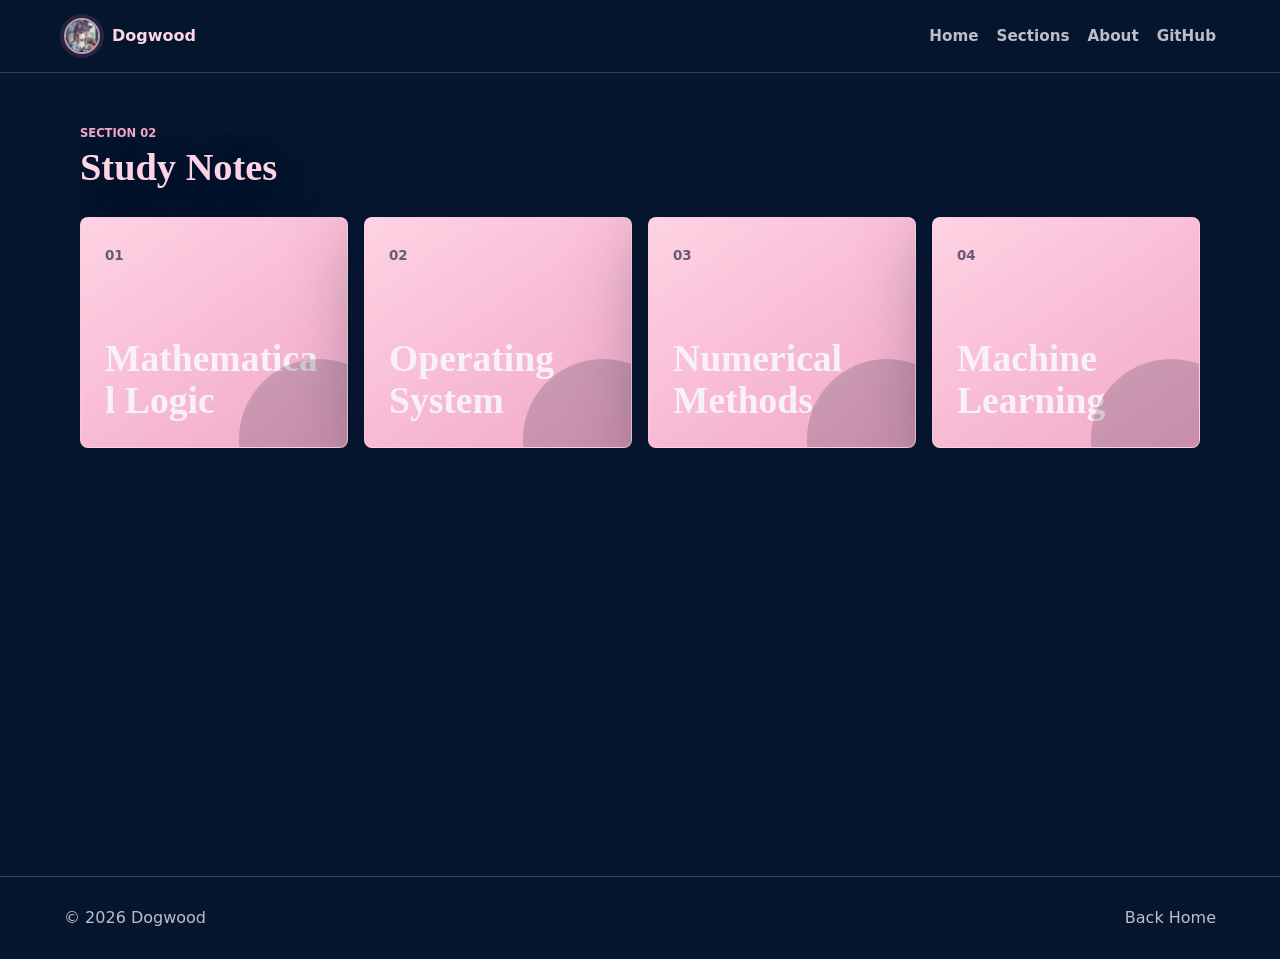
<file: study.html>
<!DOCTYPE html>
<html lang="en">
<head>
  <meta charset="UTF-8">
  <meta name="viewport" content="width=device-width, initial-scale=1.0">
  <title>Study Notes - Dogwood</title>
  <meta name="description" content="Dogwood's study notes.">
  <link rel="stylesheet" href="styles.css">
</head>
<body>
  <header class="site-header">
    <a class="brand" href="index.html">
      <img class="brand-logo" src="images/logo.jpg" alt="Dogwood logo" width="36" height="36">
      <span>Dogwood</span>
    </a>
    <nav class="nav-links" aria-label="Primary navigation">
      <a href="index.html#home">Home</a>
      <a href="index.html#sections">Sections</a>
      <a href="index.html#about">About</a>
      <a href="https://github.com/Wangmu921" target="_blank" rel="noreferrer">GitHub</a>
    </nav>
  </header>

  <main class="subpage">
    <section class="notes-page">
      <div class="diary-heading">
        <p class="eyebrow">Section 02</p>
        <h1>Study Notes</h1>
      </div>

      <div class="section-grid notes-grid" aria-label="Study note categories">
        <a class="section-card section-card-link" href="#">
          <span class="card-number">01</span>
          <h3>Mathematical Logic</h3>
        </a>
        <a class="section-card section-card-link" href="operating-system.html">
          <span class="card-number">02</span>
          <h3>Operating System</h3>
        </a>
        <a class="section-card section-card-link" href="#">
          <span class="card-number">03</span>
          <h3>Numerical Methods</h3>
        </a>
        <a class="section-card section-card-link" href="#">
          <span class="card-number">04</span>
          <h3>Machine Learning</h3>
        </a>
      </div>
    </section>
  </main>

  <footer class="site-footer">
    <span>© 2026 Dogwood</span>
    <a href="index.html">Back Home</a>
  </footer>
</body>
</html>
</file>
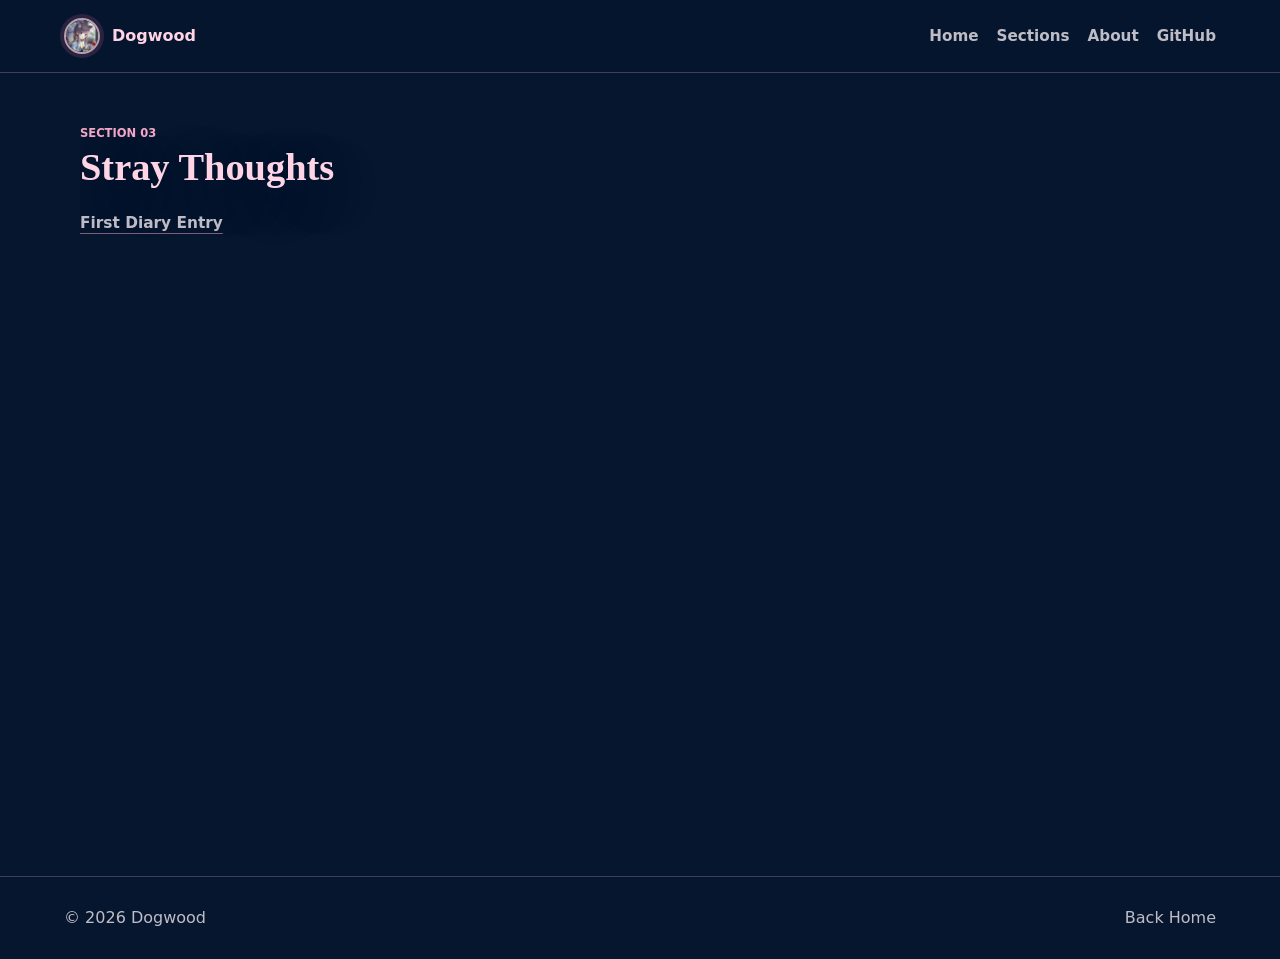
<file: thoughts.html>
<!DOCTYPE html>
<html lang="en">
<head>
  <meta charset="UTF-8">
  <meta name="viewport" content="width=device-width, initial-scale=1.0">
  <title>Stray Thoughts - Dogwood</title>
  <meta name="description" content="Dogwood's diary serials and stray thoughts.">
  <link rel="stylesheet" href="styles.css">
</head>
<body>
  <header class="site-header">
    <a class="brand" href="index.html">
      <img class="brand-logo" src="images/logo.jpg" alt="Dogwood logo" width="36" height="36">
      <span>Dogwood</span>
    </a>
    <nav class="nav-links" aria-label="Primary navigation">
      <a href="index.html#home">Home</a>
      <a href="index.html#sections">Sections</a>
      <a href="index.html#about">About</a>
      <a href="https://github.com/Wangmu921" target="_blank" rel="noreferrer">GitHub</a>
    </nav>
  </header>

  <main class="subpage">
    <section class="diary-page">
      <div class="diary-heading">
        <p class="eyebrow">Section 03</p>
        <h1>Stray Thoughts</h1>
      </div>

      <nav class="diary-links" aria-label="Diary entries">
        <a href="#">First Diary Entry</a>
      </nav>
    </section>
  </main>

  <footer class="site-footer">
    <span>© 2026 Dogwood</span>
    <a href="index.html">Back Home</a>
  </footer>
</body>
</html>
</file>
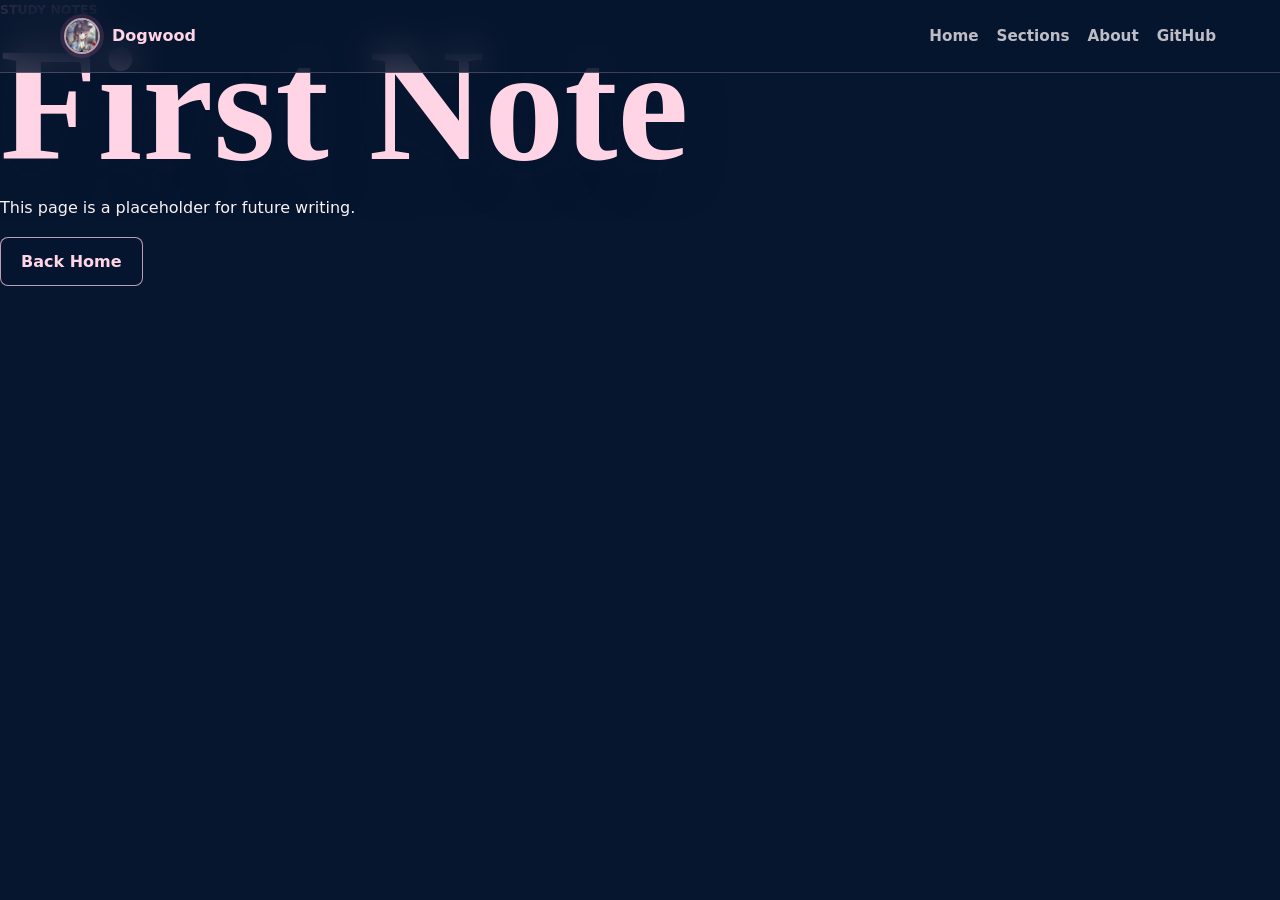
<file: posts/hello-blog.html>
<!DOCTYPE html>
<html lang="en">
<head>
  <meta charset="UTF-8">
  <meta name="viewport" content="width=device-width, initial-scale=1.0">
  <title>First Note - Dogwood</title>
  <link rel="stylesheet" href="../styles.css">
</head>
<body>
  <header class="site-header">
    <a class="brand" href="../index.html">
      <img class="brand-logo" src="../images/logo.jpg" alt="Dogwood logo" width="36" height="36">
      <span>Dogwood</span>
    </a>
    <nav class="nav-links" aria-label="Primary navigation">
      <a href="../index.html#home">Home</a>
      <a href="../index.html#sections">Sections</a>
      <a href="../index.html#about">About</a>
      <a href="https://github.com/Wangmu921" target="_blank" rel="noreferrer">GitHub</a>
    </nav>
  </header>

  <main class="article-page">
    <article class="article">
      <p class="eyebrow">Study Notes</p>
      <h1>First Note</h1>
      <p class="article-lead">
        This page is a placeholder for future writing.
      </p>
      <p><a class="button secondary" href="../index.html">Back Home</a></p>
    </article>
  </main>
</body>
</html>
</file>
<file: styles.css>
:root {
  --navy: #07162f;
  --navy-soft: #10244a;
  --pink: #f2a8c6;
  --pink-bright: #ff6fa8;
  --rose: #ffd5e5;
  --ink: #f8f2f7;
  --muted: rgba(248, 242, 247, 0.76);
  --line: rgba(255, 213, 229, 0.22);
  --shadow: 0 22px 70px rgba(7, 22, 47, 0.36);
}

* {
  box-sizing: border-box;
}

html {
  scroll-behavior: smooth;
}

body {
  margin: 0;
  background: var(--navy);
  color: var(--ink);
  font-family: system-ui, -apple-system, BlinkMacSystemFont, "Segoe UI", sans-serif;
  line-height: 1.6;
}

a {
  color: inherit;
  text-decoration: none;
}

.site-header {
  position: fixed;
  top: 0;
  left: 0;
  z-index: 20;
  display: flex;
  align-items: center;
  justify-content: space-between;
  width: 100%;
  gap: 24px;
  padding: 18px clamp(20px, 5vw, 72px);
  background: rgba(7, 22, 47, 0.78);
  border-bottom: 1px solid var(--line);
  backdrop-filter: blur(18px);
}

.brand {
  display: inline-flex;
  align-items: center;
  gap: 12px;
  color: var(--rose);
  font-weight: 800;
}

.brand-logo {
  display: block;
  flex: 0 0 36px;
  width: 36px;
  max-width: 36px;
  height: 36px;
  max-height: 36px;
  object-fit: cover;
  border: 2px solid rgba(255, 213, 229, 0.72);
  border-radius: 50%;
  box-shadow: 0 0 0 4px rgba(255, 111, 168, 0.14);
}

.nav-links {
  display: flex;
  flex-wrap: wrap;
  justify-content: flex-end;
  gap: 18px;
  color: var(--muted);
  font-size: 0.95rem;
  font-weight: 700;
}

.nav-links a:hover {
  color: var(--pink);
}

main {
  overflow: hidden;
}

.hero {
  position: relative;
  display: flex;
  min-height: 100vh;
  align-items: center;
  padding: 120px clamp(20px, 7vw, 96px) 84px;
  background:
    linear-gradient(90deg, rgba(7, 22, 47, 0.88), rgba(7, 22, 47, 0.48) 52%, rgba(242, 168, 198, 0.16)),
    url("images/background.png") center / cover no-repeat;
}

.hero::after {
  position: absolute;
  right: 0;
  bottom: 0;
  left: 0;
  height: 34%;
  content: "";
  background: linear-gradient(180deg, rgba(7, 22, 47, 0), var(--navy));
  pointer-events: none;
}

.hero-copy {
  position: relative;
  z-index: 1;
  width: min(820px, 100%);
}

.eyebrow {
  margin: 0 0 12px;
  color: var(--pink);
  font-size: 0.78rem;
  font-weight: 800;
  letter-spacing: 0;
  text-transform: uppercase;
}

h1,
h2,
h3,
p,
blockquote {
  overflow-wrap: anywhere;
}

h1 {
  margin: 0;
  color: var(--rose);
  font-family: Georgia, "Times New Roman", serif;
  font-size: clamp(4.2rem, 13vw, 10rem);
  line-height: 0.92;
  letter-spacing: 0;
  text-shadow: 0 14px 40px rgba(7, 22, 47, 0.5);
}

h2 {
  max-width: 820px;
  margin: 0;
  color: var(--rose);
  font-family: Georgia, "Times New Roman", serif;
  font-size: clamp(2rem, 4vw, 3.8rem);
  line-height: 1.08;
  letter-spacing: 0;
}

h3 {
  margin: 0;
  color: var(--ink);
  font-family: Georgia, "Times New Roman", serif;
  font-size: clamp(1.65rem, 3vw, 2.35rem);
  line-height: 1.12;
}

blockquote {
  max-width: 760px;
  margin: 30px 0 0;
  color: var(--ink);
  font-family: Georgia, "Times New Roman", serif;
  font-size: clamp(1.35rem, 3vw, 2.35rem);
  line-height: 1.45;
}

cite {
  display: block;
  margin-top: 14px;
  color: var(--pink);
  font-family: system-ui, -apple-system, BlinkMacSystemFont, "Segoe UI", sans-serif;
  font-size: 0.96rem;
  font-style: normal;
  font-weight: 700;
}

.hero-actions {
  display: flex;
  flex-wrap: wrap;
  gap: 12px;
  margin-top: 34px;
}

.button {
  display: inline-flex;
  align-items: center;
  justify-content: center;
  min-height: 46px;
  padding: 11px 20px;
  border: 1px solid rgba(255, 213, 229, 0.72);
  border-radius: 8px;
  font-weight: 800;
}

.button.primary {
  color: var(--navy);
  background: var(--pink);
  border-color: var(--pink);
}

.button.secondary {
  color: var(--rose);
  background: rgba(7, 22, 47, 0.34);
}

.button:hover,
.section-card-link:hover {
  transform: translateY(-2px);
}

.section {
  width: min(1120px, calc(100% - 40px));
  margin: 0 auto;
  padding: 84px 0;
  border-top: 1px solid var(--line);
}

.section-heading {
  margin-bottom: 30px;
}

.section-grid {
  display: grid;
  grid-template-columns: repeat(4, minmax(0, 1fr));
  gap: 16px;
}

.section-card {
  position: relative;
  display: block;
  min-height: 230px;
  overflow: hidden;
  padding: 24px;
  background:
    linear-gradient(145deg, rgba(255, 213, 229, 0.95), rgba(242, 168, 198, 0.82)),
    var(--pink);
  border: 1px solid rgba(255, 213, 229, 0.62);
  border-radius: 8px;
  box-shadow: var(--shadow);
  transition: transform 160ms ease, border-color 160ms ease;
}

.section-card::after {
  position: absolute;
  right: -52px;
  bottom: -72px;
  width: 160px;
  height: 160px;
  content: "";
  background: rgba(7, 22, 47, 0.18);
  border-radius: 50%;
}

.section-card-link {
  cursor: pointer;
}

.section-card-link:hover {
  border-color: rgba(255, 255, 255, 0.9);
}

.card-number {
  display: inline-flex;
  margin-bottom: 72px;
  color: rgba(7, 22, 47, 0.62);
  font-size: 0.84rem;
  font-weight: 800;
}

.card-action {
  position: absolute;
  right: 24px;
  bottom: 22px;
  z-index: 1;
  color: rgba(7, 22, 47, 0.74);
  font-size: 0.78rem;
  font-weight: 800;
  text-transform: uppercase;
}

.about {
  display: grid;
  grid-template-columns: 0.58fr 1fr;
  gap: 32px;
  align-items: end;
}

.about-lines {
  display: grid;
  gap: 8px;
}

.about .about-lines .about-line {
  margin: 0;
  color: var(--pink) !important;
  font-family: system-ui, -apple-system, BlinkMacSystemFont, "Segoe UI", sans-serif;
  font-size: 1rem;
  font-weight: 600;
  line-height: 1.45;
}

.site-footer {
  display: flex;
  justify-content: space-between;
  gap: 18px;
  padding: 28px clamp(20px, 5vw, 72px);
  color: var(--muted);
  border-top: 1px solid var(--line);
}

.site-footer a:hover {
  color: var(--pink);
}

.subpage {
  width: min(1120px, calc(100% - 40px));
  margin: 0 auto;
  padding-top: 96px;
}

.diary-page {
  display: block;
  min-height: calc(100vh - 120px);
  padding: 28px 0 96px;
}

.diary-heading,
.page-heading {
  text-align: left;
}

.diary-heading .eyebrow,
.page-heading .eyebrow {
  margin-bottom: 6px;
  font-size: 0.72rem;
}

.diary-heading h1,
.page-heading h1 {
  max-width: none;
  font-size: clamp(1.75rem, 3vw, 2.5rem);
  line-height: 1;
}

.diary-links {
  display: flex;
  flex-direction: column;
  align-items: flex-start;
  gap: 14px;
  padding-top: 24px;
}

.diary-links a {
  display: inline-flex;
  color: var(--muted);
  font-size: 0.96rem;
  font-weight: 700;
  text-decoration: underline;
  text-decoration-color: rgba(242, 168, 198, 0.5);
  text-underline-offset: 5px;
}

.diary-links a:hover {
  color: var(--pink);
}

.notes-page,
.note-reader-page {
  min-height: calc(100vh - 120px);
  padding: 28px 0 96px;
}

.notes-grid {
  padding-top: 30px;
}

.note-jump-links {
  display: flex;
  flex-wrap: wrap;
  gap: 12px;
  padding: 24px 0 26px;
}

.note-jump-links a {
  color: var(--pink);
  font-size: 0.9rem;
  font-weight: 800;
  text-decoration: underline;
  text-decoration-color: rgba(242, 168, 198, 0.5);
  text-underline-offset: 5px;
}

.note-document {
  margin-top: 18px;
  padding: clamp(18px, 3vw, 28px);
  background: rgba(255, 213, 229, 0.08);
  border: 1px solid var(--line);
  border-radius: 8px;
}

.markdown-body {
  color: var(--ink);
  font-family: "Microsoft YaHei", "PingFang SC", "Noto Sans CJK SC", system-ui, sans-serif;
  font-size: 0.98rem;
  line-height: 1.75;
}

.markdown-body h2,
.markdown-body h3,
.markdown-body h4,
.markdown-body h5,
.markdown-body h6 {
  margin: 1.35em 0 0.55em;
  color: var(--rose);
  font-family: system-ui, -apple-system, BlinkMacSystemFont, "Segoe UI", sans-serif;
  line-height: 1.25;
  text-shadow: none;
}

.markdown-body h2:first-child,
.markdown-body h3:first-child {
  margin-top: 0;
}

.markdown-body h2 {
  font-size: clamp(1.18rem, 1.8vw, 1.42rem);
}

.markdown-body h3 {
  font-size: clamp(1.02rem, 1.45vw, 1.18rem);
}

.markdown-body h4,
.markdown-body h5,
.markdown-body h6 {
  font-size: 1rem;
}

.markdown-body p,
.markdown-body ul,
.markdown-body ol,
.markdown-body blockquote,
.markdown-body pre,
.markdown-body .table-wrap {
  margin: 0 0 1em;
}

.markdown-body ul,
.markdown-body ol {
  padding-left: 1.35rem;
}

.markdown-body li {
  margin: 0.22em 0;
}

.markdown-body strong {
  color: var(--pink);
}

.markdown-body code {
  padding: 0.12em 0.35em;
  color: var(--rose);
  background: rgba(255, 213, 229, 0.12);
  border: 1px solid rgba(255, 213, 229, 0.16);
  border-radius: 5px;
  font-family: Consolas, "SFMono-Regular", monospace;
  font-size: 0.92em;
}

.math-inline,
.math-display {
  color: var(--rose);
  font-family: Georgia, "Times New Roman", serif;
  font-style: italic;
}

.math-inline sub,
.math-display sub,
.math-inline sup,
.math-display sup {
  font-size: 0.72em;
  line-height: 0;
}

.math-text {
  font-family: "Microsoft YaHei", "PingFang SC", "Noto Sans CJK SC", system-ui, sans-serif;
  font-style: normal;
}

.math-display {
  display: block;
  margin: 0.9rem 0;
  padding: 12px 14px;
  overflow-x: auto;
  background: rgba(255, 213, 229, 0.08);
  border: 1px solid var(--line);
  border-radius: 8px;
  font-size: 1.05rem;
}

.markdown-body pre {
  padding: 14px;
  overflow-x: auto;
  background: rgba(7, 22, 47, 0.36);
  border: 1px solid var(--line);
  border-radius: 8px;
  white-space: pre-wrap;
}

.markdown-body pre code {
  padding: 0;
  background: transparent;
  border: 0;
}

.markdown-body blockquote {
  padding-left: 14px;
  color: var(--muted);
  border-left: 3px solid var(--pink);
}

.markdown-body hr {
  height: 1px;
  margin: 1.4rem 0;
  background: var(--line);
  border: 0;
}

.table-wrap {
  max-width: 100%;
  overflow-x: auto;
}

.markdown-body table {
  width: 100%;
  min-width: 620px;
  border-collapse: collapse;
}

.markdown-body th,
.markdown-body td {
  padding: 10px 12px;
  border: 1px solid var(--line);
  vertical-align: top;
}

.markdown-body th {
  color: var(--pink);
  background: rgba(255, 213, 229, 0.1);
}

@media (max-width: 920px) {
  .section-grid {
    grid-template-columns: repeat(2, minmax(0, 1fr));
  }
}

@media (max-width: 680px) {
  .site-header,
  .site-footer {
    align-items: flex-start;
    flex-direction: column;
  }

  .nav-links {
    justify-content: flex-start;
  }

  .hero {
    min-height: 92vh;
    padding-top: 150px;
  }

  .section-grid,
  .about {
    grid-template-columns: 1fr;
  }

  .section-card {
    min-height: 160px;
  }

  .card-number {
    margin-bottom: 42px;
  }

}
</file>
